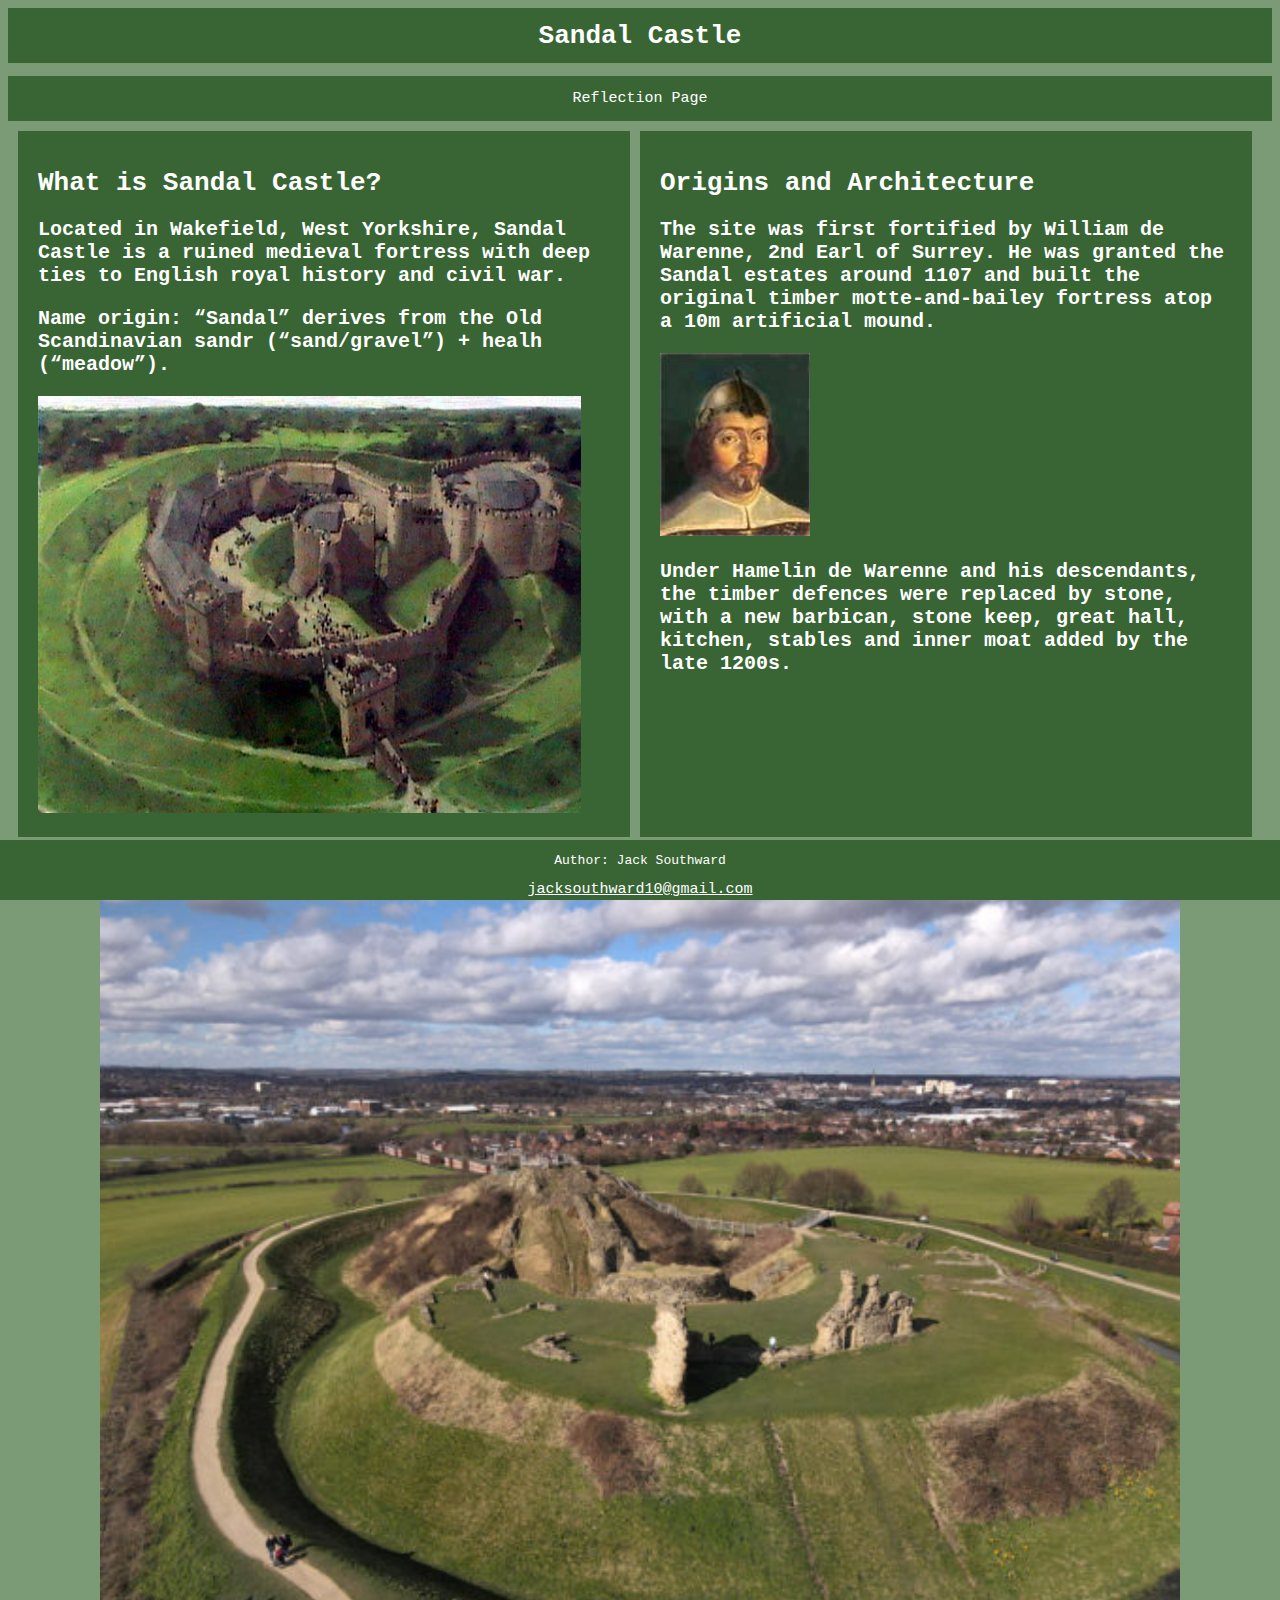
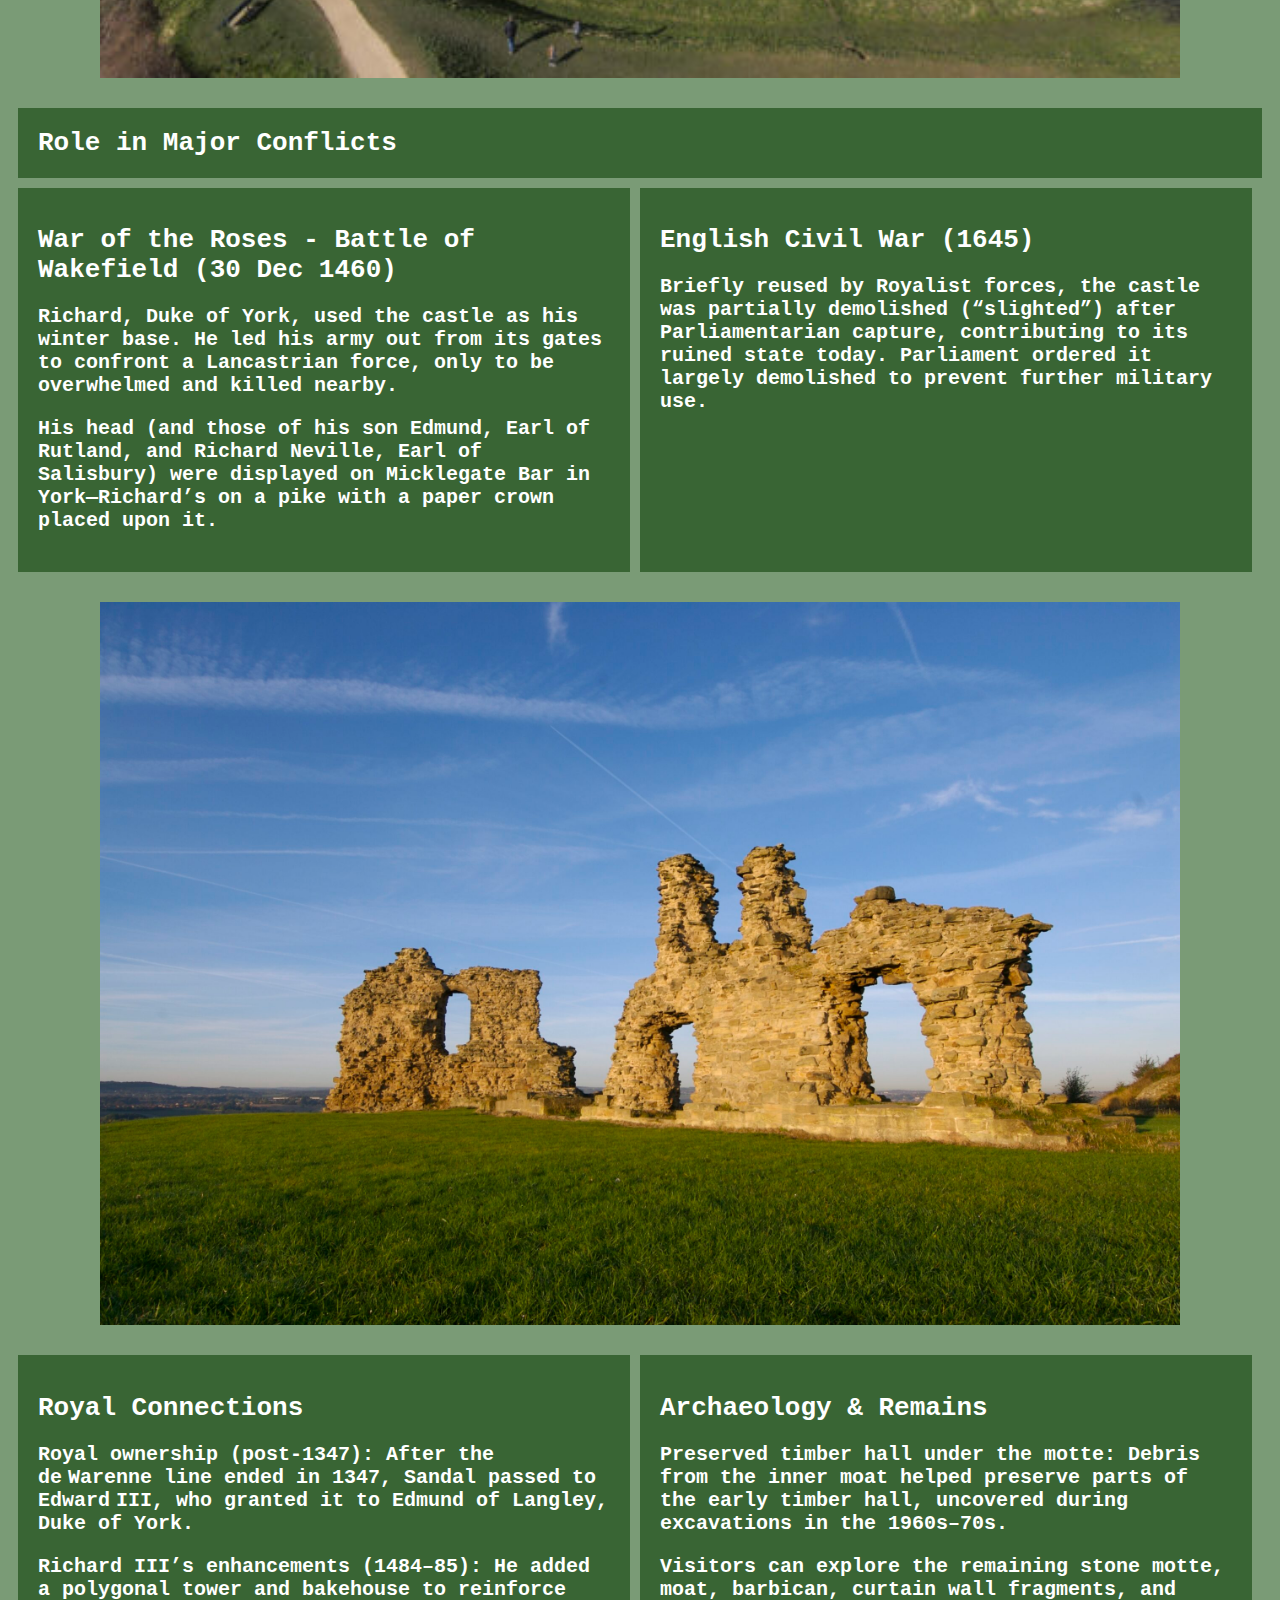
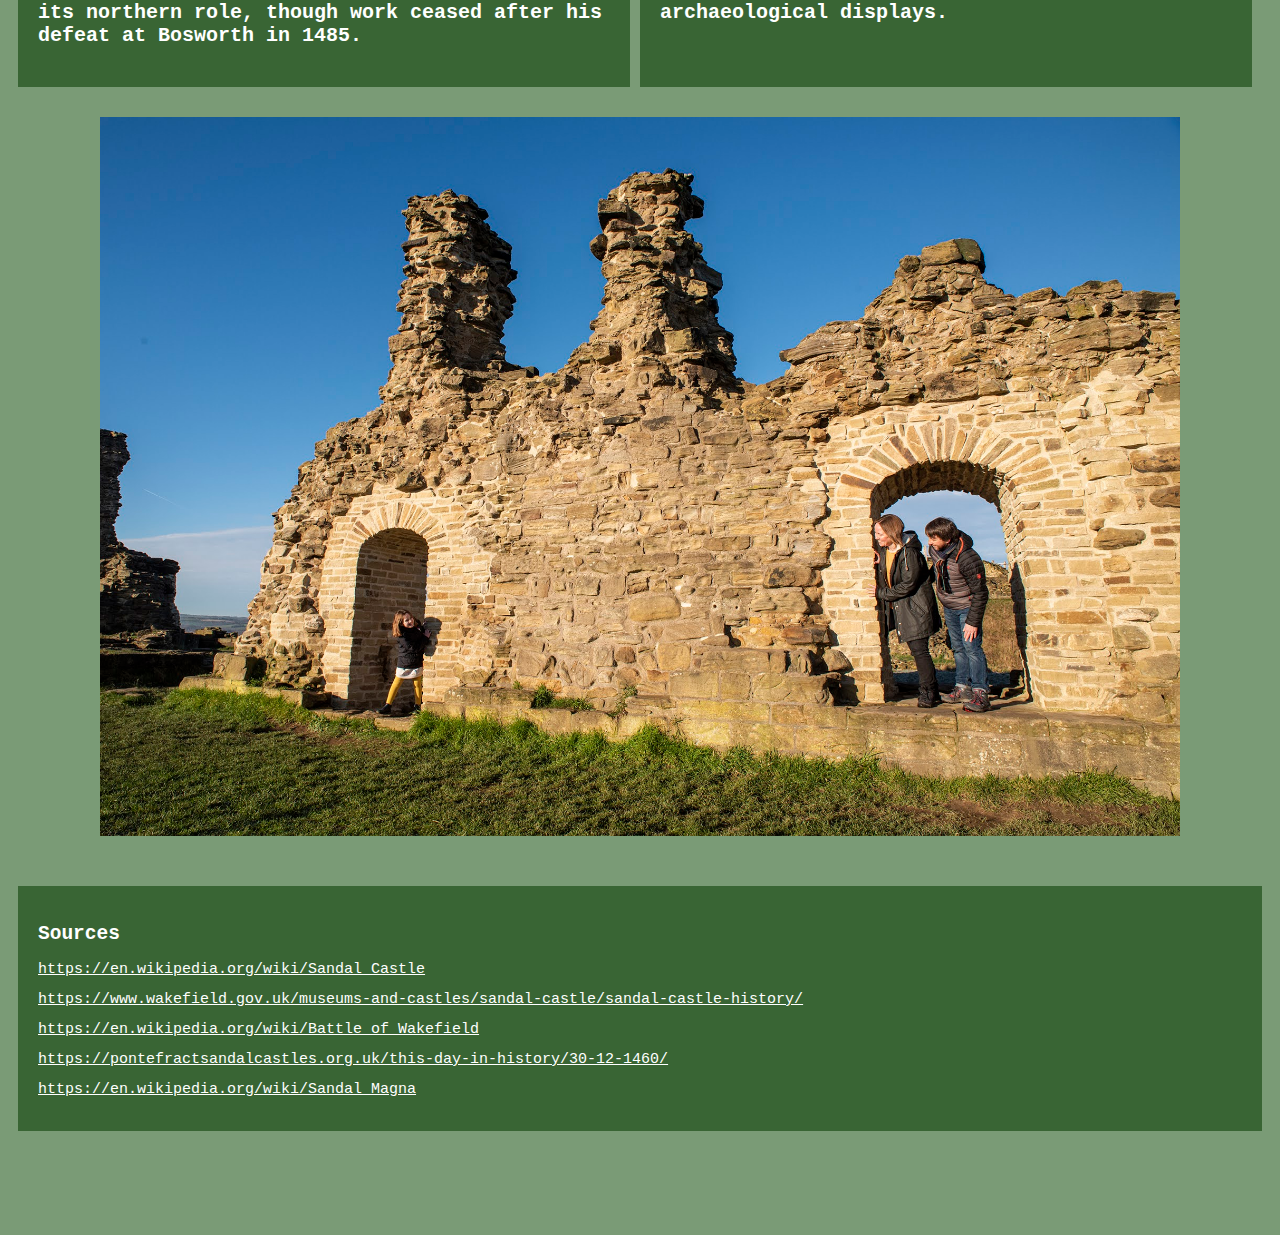
<file: chs_jacksouthward/index.html>
<!DOCTYPE html>
<html>
    <meta name="viewport" content="width=device-width, initial-scale=1.0">
    <meta charset="UTF-8">
<head>
<link rel="stylesheet" href="style.css">
<title>
    Sandal Castle
</title>
</head>
<header> 
    <h1 class="header-h2">Sandal Castle</h1>
</header>
<body>
<div>
    <nav>
        <li><a href="reflection.html">Reflection Page</a></li>
    </nav>
</div>
<div class="flex-row">
    <div class="text-box">
        <h1>What is Sandal Castle?</h1>
        <p class="main">Located in Wakefield, West Yorkshire, Sandal Castle is a ruined medieval fortress with deep ties to English royal history and civil war. </p>
        <p class="main">Name origin: “Sandal” derives from the Old Scandinavian sandr (“sand/gravel”) + healh (“meadow”).</p>
        <img class="inside-txt" src="img/sandal_castle_5.jpg" alt="Sandal Castle original">
    </div>
        <div class="text-box">
        <h1>Origins and Architecture</h1>
    <p class="main">The site was first fortified by William de Warenne, 2nd Earl of Surrey. He was granted the Sandal estates around 1107 and built the original timber motte‑and‑bailey fortress atop a 10m artificial mound. </p>
    <img class="inside-txt-small" src="img/william_de_warenne.jpeg" alt="William De Warenne">
    <p class="main">Under Hamelin de Warenne and his descendants, the timber defences were replaced by stone, with a new barbican, stone keep, great hall, kitchen, stables and inner moat added by the late 1200s.</p>
    </div>
</div>
<div class="image-box">
    <img src="img/sandal_castle_1.jpg" alt="Sandal Castle">
</div>
<div class="full-section-h1">
    <h1 class="header-h2">Role in Major Conflicts</h1>
</div>
<div class="flex-row">
    <div class="text-box">
        <h1>War of the Roses - Battle of Wakefield (30 Dec 1460)</h1>
        <p class="main">Richard, Duke of York, used the castle as his winter base. He led his army out from its gates to confront a Lancastrian force, only to be overwhelmed and killed nearby.</p>
        <p class="main">His head (and those of his son Edmund, Earl of Rutland, and Richard Neville, Earl of Salisbury) were displayed on Micklegate Bar in York—Richard’s on a pike with a paper crown placed upon it.</p>
    </div>
        <div class="text-box">
        <h1>English Civil War (1645)</h1>
    <p class="main">Briefly reused by Royalist forces, the castle was partially demolished (“slighted”) after Parliamentarian capture, contributing to its ruined state today. Parliament ordered it largely demolished to prevent further military use.</p>
    </div>
</div>
<div class="image-box">
    <img src="img/sandal_castle_2.jpg" alt="Sandal Castle">
</div>
<div class="flex-row">
    <div class="text-box">
        <h1>Royal Connections</h1>
        <p class="main">Royal ownership (post‑1347): After the de Warenne line ended in 1347, Sandal passed to Edward III, who granted it to Edmund of Langley, Duke of York.</p>
        <p class="main">Richard III’s enhancements (1484–85): He added a polygonal tower and bakehouse to reinforce its northern role, though work ceased after his defeat at Bosworth in 1485.</p>
    </div>
        <div class="text-box">
        <h1>Archaeology & Remains</h1>
    <p class="main">Preserved timber hall under the motte: Debris from the inner moat helped preserve parts of the early timber hall, uncovered during excavations in the 1960s–70s.</p>
    <p class="main"> Visitors can explore the remaining stone motte, moat, barbican, curtain wall fragments, and archaeological displays.</p>
    </div>
</div>
<div class="image-box">
    <img src="img/sandal_castle_4.jpg" alt="Sandal Castle">
</div>
<div>
    <div class="full-section">
        <h2>Sources</h2>
        <p><a href="https://en.wikipedia.org/wiki/Sandal_Castle">https://en.wikipedia.org/wiki/Sandal_Castle</a></p>
        <p><a href="https://www.wakefield.gov.uk/museums-and-castles/sandal-castle/sandal-castle-history/">https://www.wakefield.gov.uk/museums-and-castles/sandal-castle/sandal-castle-history/</a></p>
        <p><a href="https://en.wikipedia.org/wiki/Battle_of_Wakefield">https://en.wikipedia.org/wiki/Battle_of_Wakefield</a></p>
        <p><a href="https://pontefractsandalcastles.org.uk/this-day-in-history/30-12-1460/">https://pontefractsandalcastles.org.uk/this-day-in-history/30-12-1460/</a></p>
        <p><a href="https://en.wikipedia.org/wiki/Sandal_Magna">https://en.wikipedia.org/wiki/Sandal_Magna</a></p>
    </div>
</div>
</body>
<footer> 
    <p>Author: Jack Southward</p>
    <a href="mailto:jacksouthward10@gmail.com">jacksouthward10@gmail.com</a>
</footer>
</html>
</file>
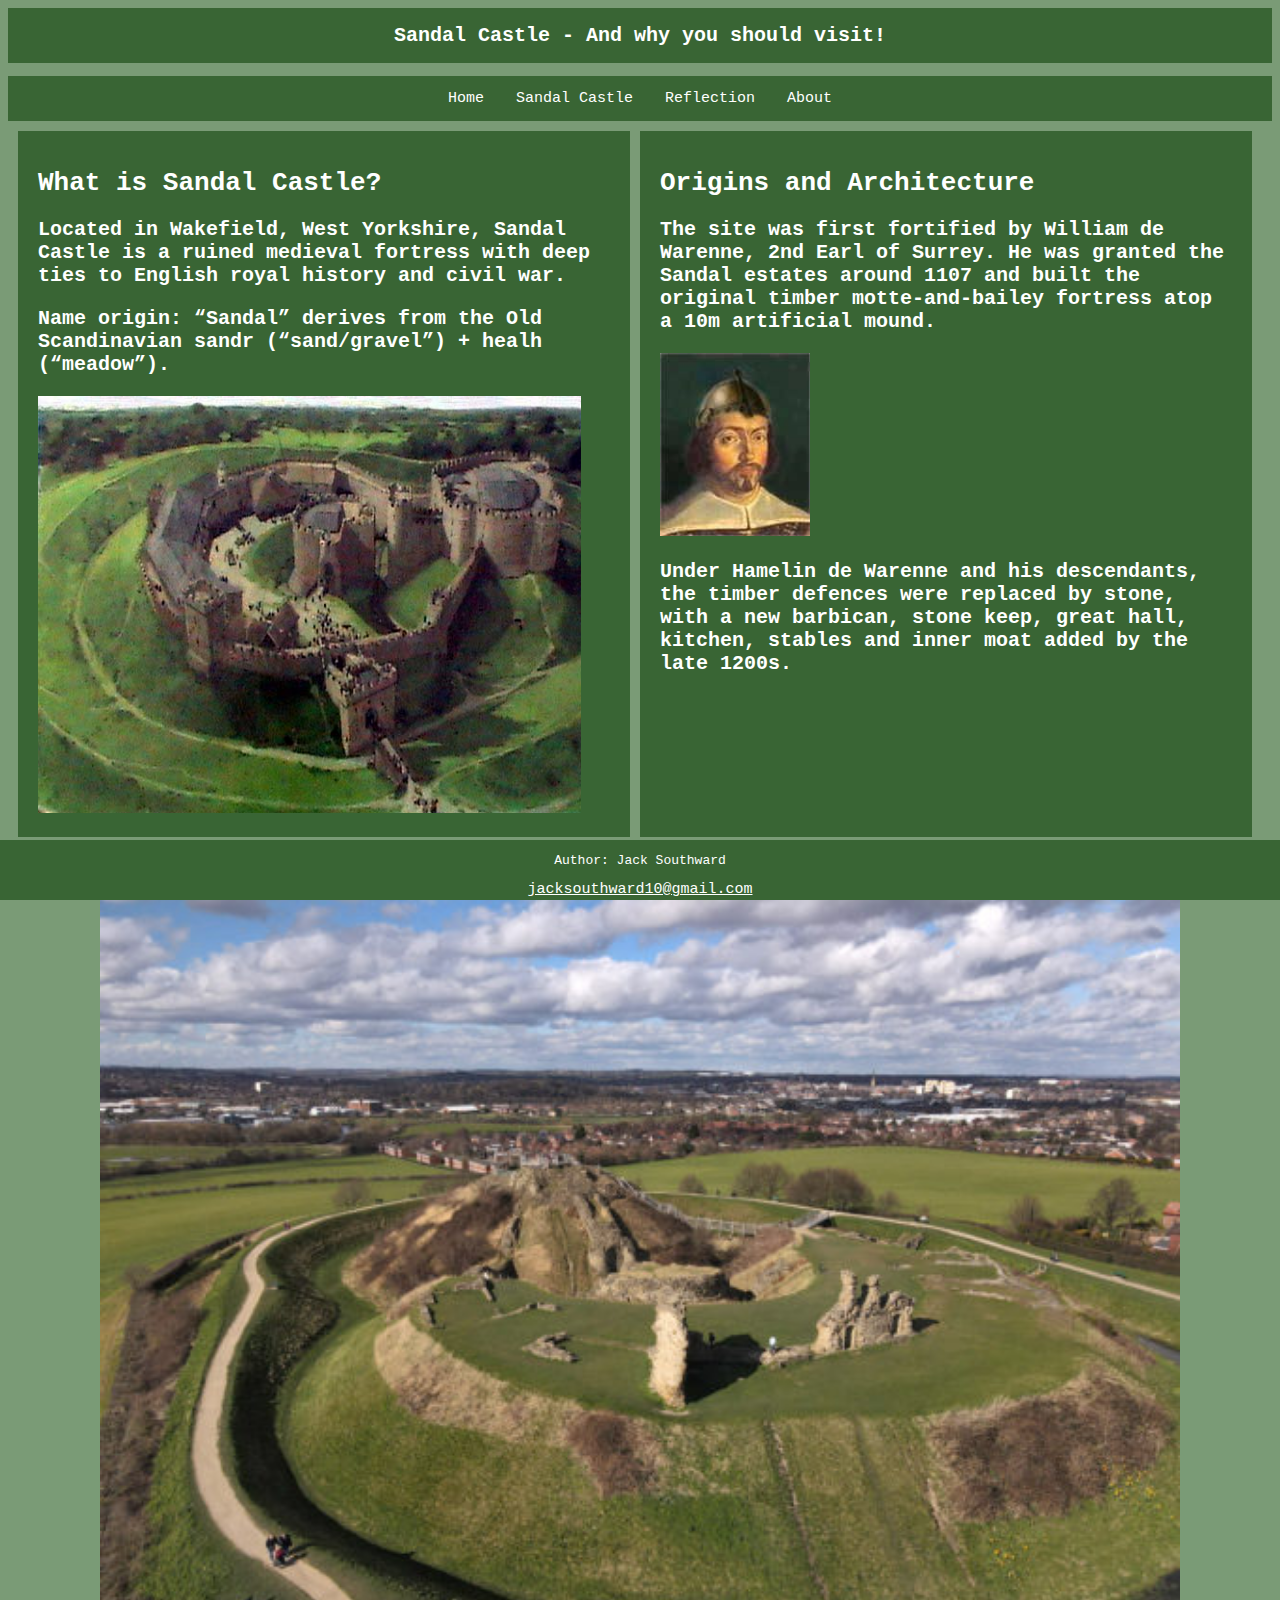
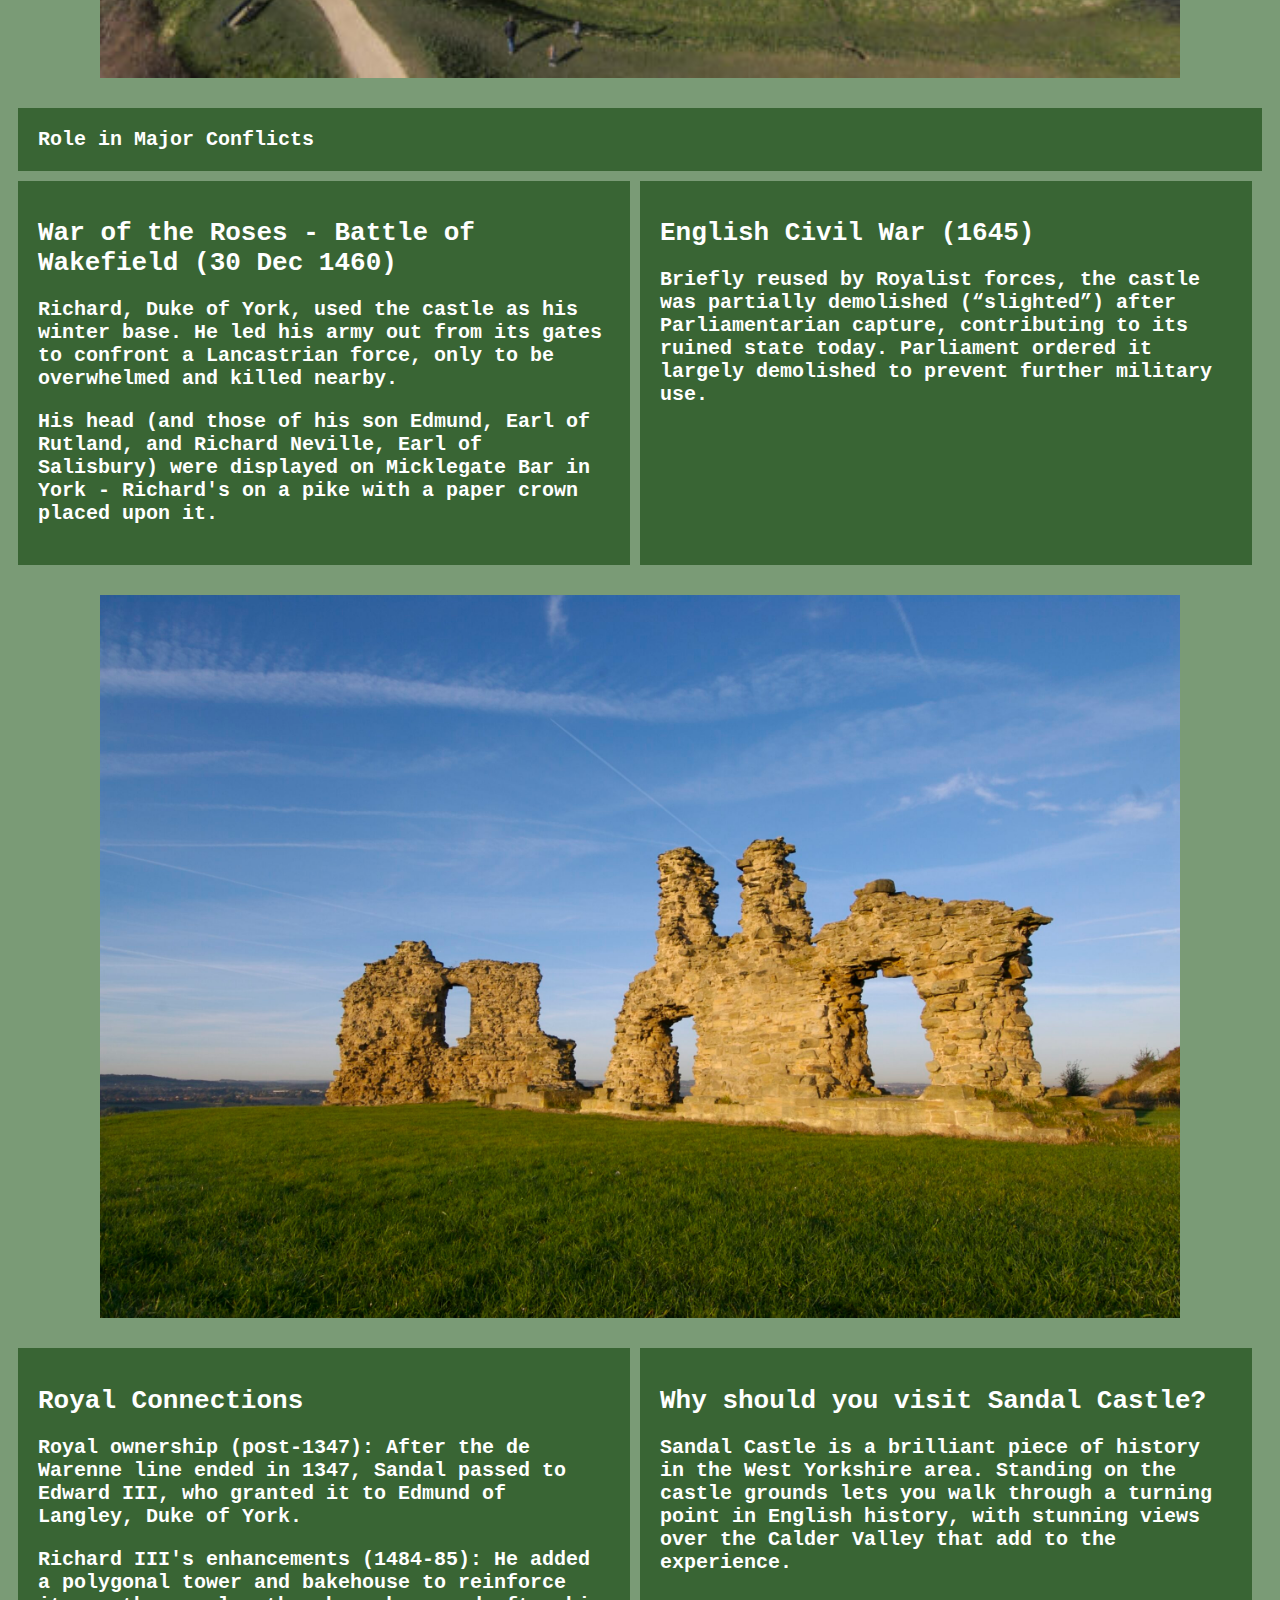
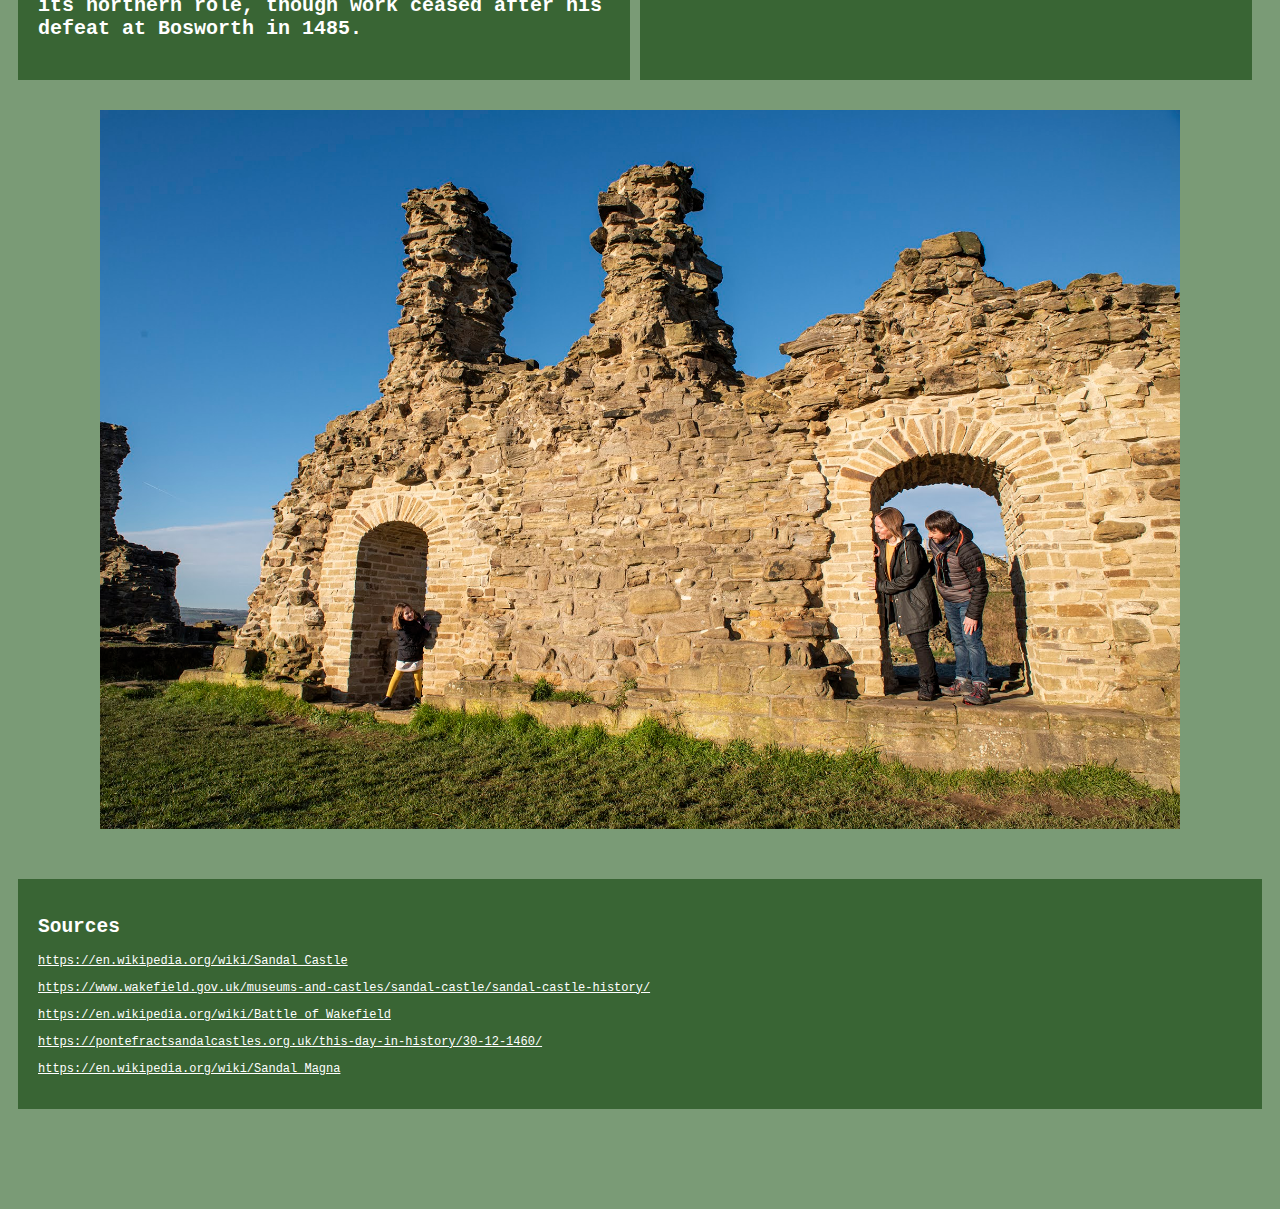
<file: sandalproject/index.html>
<!DOCTYPE html>
<!--Language Attribute-->
<html lang="en">
<head>
<!--meta tags to ensure consistent sizing across devicies and character encoding  -->
<meta name="viewport" content="width=device-width, initial-scale=1.0">
<meta charset="UTF-8">
<!--tells the html file where to look for the external CSS file-->
<link rel="stylesheet" href="/css/style.css">
<!--Title which displays on the tab bar-->
<title>
    Sandal Castle
</title>
</head>
<!--header with the title of the page-->
<body>
<header> 
    <h1 class="header-h2">Sandal Castle - And why you should visit!</h1>
</header>
<div>
    <!--nav bar to allow navigation to the other page-->
    <nav>
            <a href="/">Home</a>
            <a href="/sandalproject/index.html">Sandal Castle</a>
            <a href="/sandalproject/reflection.html">Reflection</a>
            <a href="/about.html">About</a>
        </nav>
</div>
<!--sets the class for this section to .flex-row which gives it the layout -->
<div class="flex-row">
    <!--sets the class of this section to text-box to give it the appropriate background colour, and padding -->
    <div class="text-box">
        <h1>What is Sandal Castle?</h1>
        <p class="main">Located in Wakefield, West Yorkshire, Sandal Castle is a ruined medieval fortress with deep ties to English royal history and civil war. </p>
        <p class="main">Name origin: “Sandal” derives from the Old Scandinavian sandr (“sand/gravel”) + healh (“meadow”).</p>
        <img class="inside-txt" src="/img/sandal_castle_5.jpg" alt="Sandal Castle original">
    </div>
        <div class="text-box">
        <h1>Origins and Architecture</h1>
    <p class="main">The site was first fortified by William de Warenne, 2nd Earl of Surrey. He was granted the Sandal estates around 1107 and built the original timber motte-and-bailey fortress atop a 10m artificial mound. </p>
    <img class="inside-txt-small" src="/img/william_de_warenne.jpeg" alt="William De Warenne">
    <p class="main">Under Hamelin de Warenne and his descendants, the timber defences were replaced by stone, with a new barbican, stone keep, great hall, kitchen, stables and inner moat added by the late 1200s.</p>
    </div>
</div>
<!--first full size image using the class .image-box-->
<div class="image-box">
    <img src="/img/sandal_castle_1.jpg" alt="Sandal Castle Ariel View">
</div>
<!--Title for the next two paragraphs about major conflicts-->
<div class="full-section-h1">
    <h1 class="header-h2">Role in Major Conflicts</h1>
</div>
<!--More text boxes laid out using the flexbox layout -->
<div class="flex-row">
    <div class="text-box">
        <h1>War of the Roses - Battle of Wakefield (30 Dec 1460)</h1>
        <p class="main">Richard, Duke of York, used the castle as his winter base. He led his army out from its gates to confront a Lancastrian force, only to be overwhelmed and killed nearby.</p>
        <p class="main">His head (and those of his son Edmund, Earl of Rutland, and Richard Neville, Earl of Salisbury) were displayed on Micklegate Bar in York - Richard's on a pike with a paper crown placed upon it.</p>
    </div>
        <div class="text-box">
        <h1>English Civil War (1645)</h1>
    <p class="main">Briefly reused by Royalist forces, the castle was partially demolished (“slighted”) after Parliamentarian capture, contributing to its ruined state today. Parliament ordered it largely demolished to prevent further military use.</p>
    </div>
</div>
<!-- another image-->
<div class="image-box">
    <img src="/img/sandal_castle_2.jpg" alt="Sandal Castle Wall remains">
</div>
<!--last paragraphs of the page about sandal castle -->
<div class="flex-row">
    <div class="text-box">
        <h1>Royal Connections</h1>
        <p class="main">Royal ownership (post-1347): After the de Warenne line ended in 1347, Sandal passed to Edward III, who granted it to Edmund of Langley, Duke of York.</p>
        <p class="main">Richard III's enhancements (1484-85): He added a polygonal tower and bakehouse to reinforce its northern role, though work ceased after his defeat at Bosworth in 1485.</p>
    </div>
        <div class="text-box">
        <h1>Why should you visit Sandal Castle?</h1>
    <p class="main">Sandal Castle is a brilliant piece of history in the West Yorkshire area. Standing on the castle grounds lets you walk through a turning point in English history, with stunning views over the Calder Valley that add to the experience.</p>
    </div>
</div>
<div class="image-box">
    <img src="/img/sandal_castle_4.jpg" alt="Sandal Castle remains with people">
</div>
<!--Text box containing sources where i gained the information above-->
<div>
    <div class="full-section">
        <h2>Sources</h2>
        <p><a href="https://en.wikipedia.org/wiki/Sandal_Castle" target="_blank">https://en.wikipedia.org/wiki/Sandal_Castle</a></p>
        <p><a href="https://www.wakefield.gov.uk/museums-and-castles/sandal-castle/sandal-castle-history/" target="_blank">https://www.wakefield.gov.uk/museums-and-castles/sandal-castle/sandal-castle-history/</a></p>
        <p><a href="https://en.wikipedia.org/wiki/Battle_of_Wakefield" target="_blank">https://en.wikipedia.org/wiki/Battle_of_Wakefield</a></p>
        <p><a href="https://pontefractsandalcastles.org.uk/this-day-in-history/30-12-1460/" target="_blank">https://pontefractsandalcastles.org.uk/this-day-in-history/30-12-1460/</a></p>
        <p><a href="https://en.wikipedia.org/wiki/Sandal_Magna" target="_blank">https://en.wikipedia.org/wiki/Sandal_Magna</a></p>
    </div>
</div>
<!--Footer at the bottom of the page displaying my name and email-->
<footer> 
    <p>Author: Jack Southward</p>
    <a href="mailto:jacksouthward10@gmail.com">jacksouthward10@gmail.com</a>
</footer>
</body>
</html>
</file>
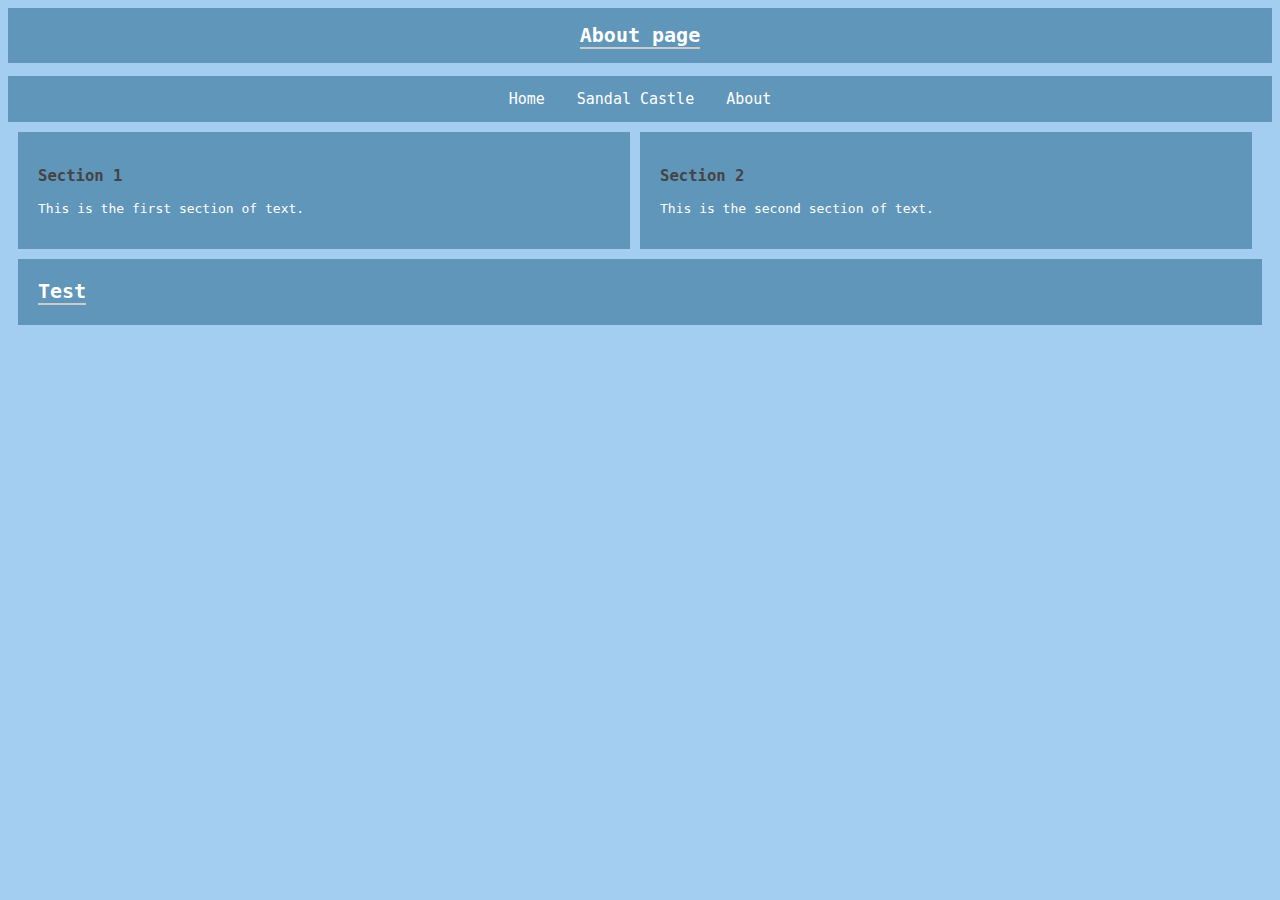
<file: about.html>
<!DOCTYPE html>
<html lang="en">
<head>
    <link rel="stylesheet" href="/css/style1.css">
    <meta charset="UTF-8">
    <meta name="viewport" content="width=device-width, initial-scale=1.0">
    <title>My Amazing Website</title>
</head>
<body>
    <header>
        <h1 class="header-h2">About page</h1>
    </header>
    <div>
         <nav>
            <a href="/">Home</a>
            <a href="/sandalproject/index.html">Sandal Castle</a>
            <a href="/about.html">About</a>
        </nav>
    </div>
    <div class="flex-row">
        <div class="text-box">
            <h3>Section 1</h3>
            <p>This is the first section of text.</p>
        </div>
        <div class="text-box">
            <h3>Section 2</h3>
            <p>This is the second section of text.</p>
        </div>    
    </div>
    <div class="full-section-h1">
        <h1 class="header-h2">Test</h1>
    </div>
</body>
</html>
</file>
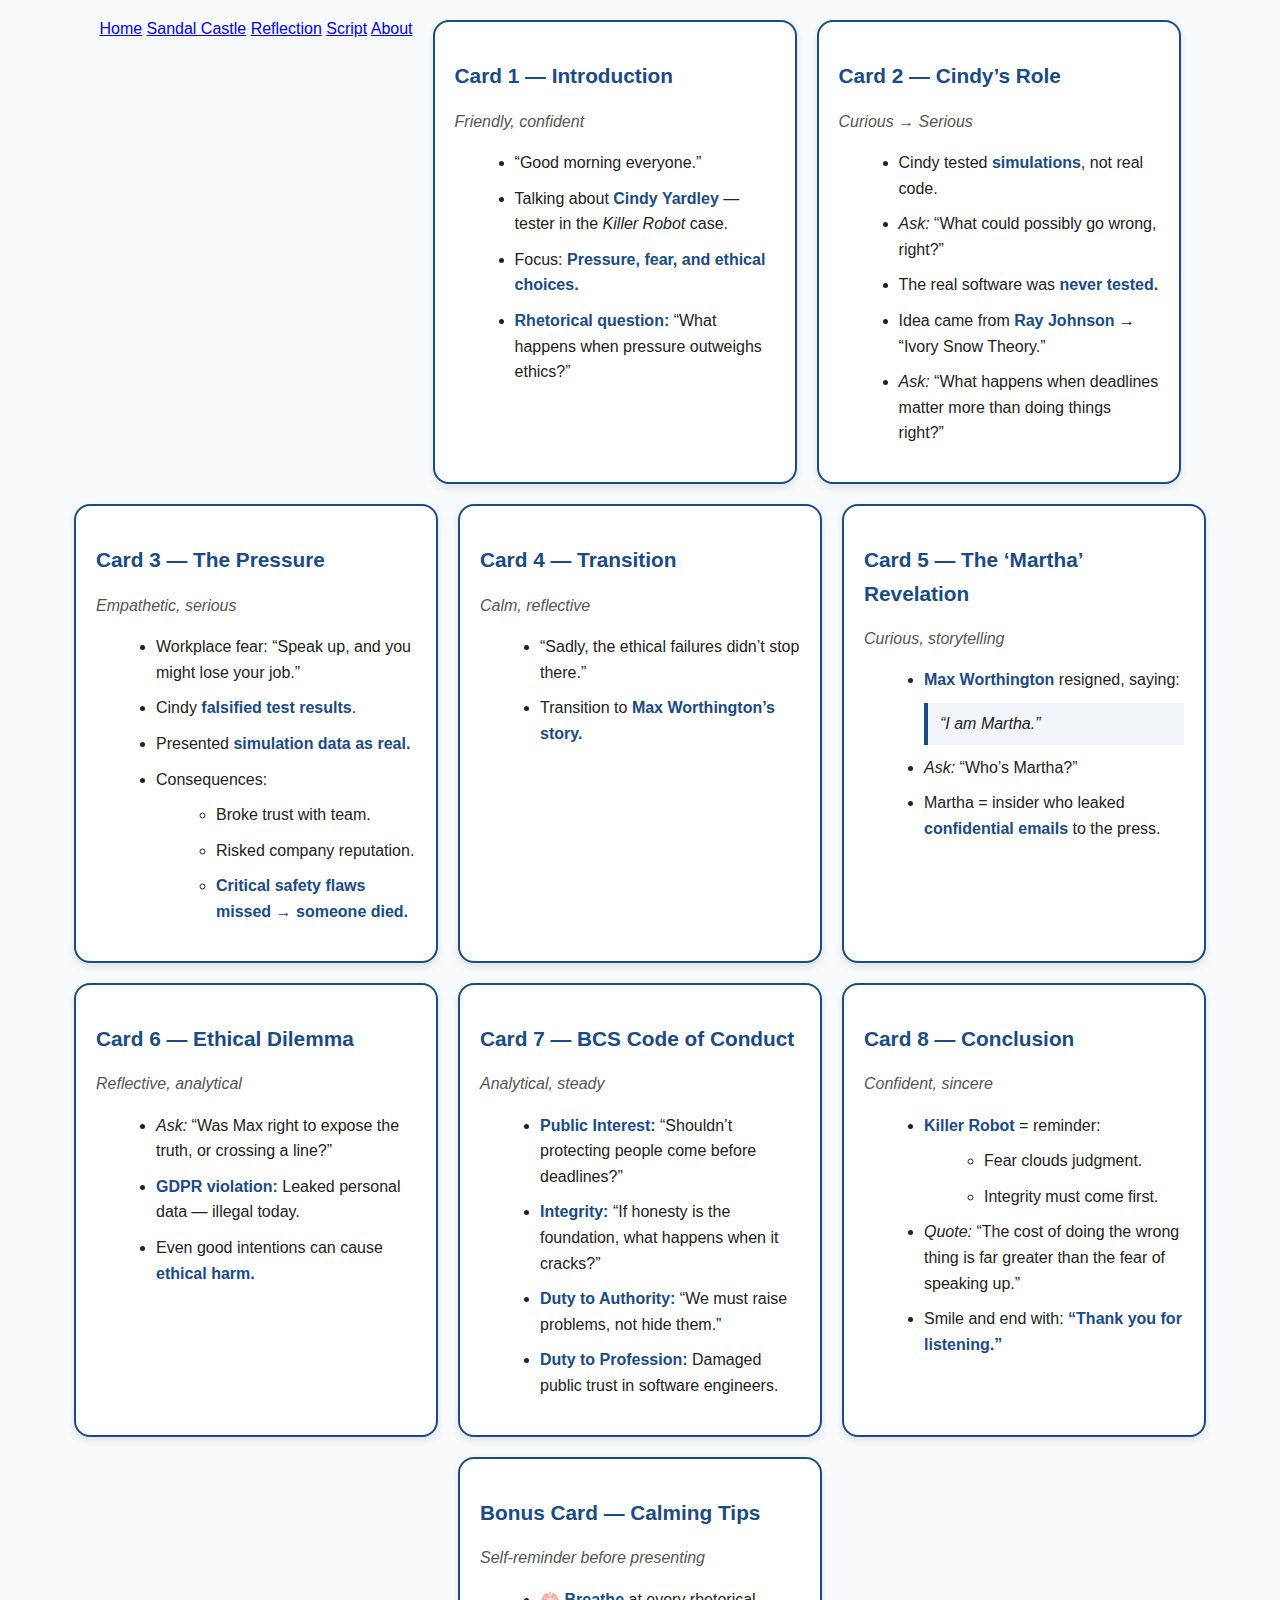
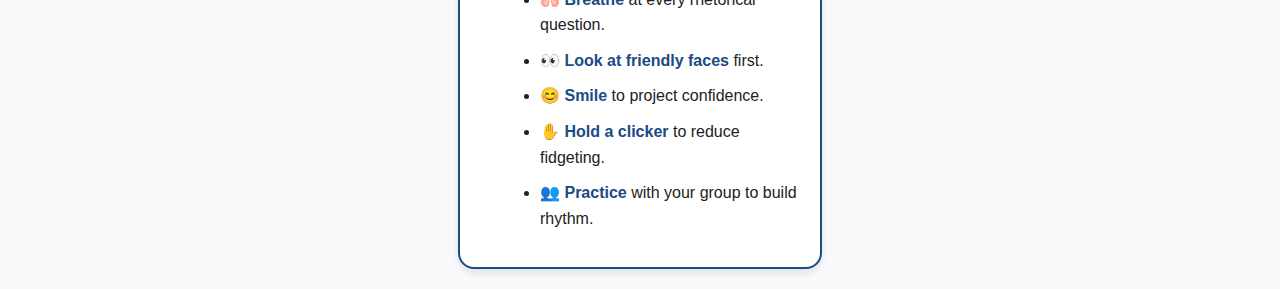
<file: cue.html>
<!DOCTYPE html>
<html lang="en">
<head>
  <meta charset="UTF-8">
  <meta name="viewport" content="width=device-width, initial-scale=1.0">
  <title>Killer Robot Cue Cards</title>
  <style>
    body {
      font-family: "Segoe UI", Arial, sans-serif;
      background-color: #f9fafb;
      color: #222;
      margin: 20px;
      display: flex;
      flex-wrap: wrap;
      gap: 20px;
      justify-content: center;
    }
    .card {
      background: #fff;
      border: 2px solid #1a4b84;
      border-radius: 16px;
      box-shadow: 0 4px 8px rgba(0,0,0,0.1);
      width: 320px;
      padding: 20px;
      line-height: 1.6;
    }
    h2 {
      color: #1a4b84;
      font-size: 1.3rem;
      margin-bottom: 10px;
    }
    p, li {
      font-size: 1rem;
      margin-bottom: 10px;
    }
    ul {
      margin-left: 20px;
    }
    .tone {
      font-style: italic;
      color: #555;
    }
    strong {
      color: #1a4b84;
    }
    blockquote {
      font-style: italic;
      background: #f1f5f9;
      border-left: 4px solid #1a4b84;
      padding: 8px 12px;
      margin: 10px 0;
    }
  </style>
</head>
<nav>
            <a href="/">Home</a>
            <a href="/sandalproject/index.html">Sandal Castle</a>
            <a href="/sandalproject/reflection.html">Reflection</a>
            <a href="/script.html">Script</a>
            <a href="/about.html">About</a>
    </nav>
<body>

  <div class="card">
    <h2>Card 1 — Introduction</h2>
    <p class="tone">Friendly, confident</p>
    <ul>
      <li>“Good morning everyone.”</li>
      <li>Talking about <strong>Cindy Yardley</strong> — tester in the <em>Killer Robot</em> case.</li>
      <li>Focus: <strong>Pressure, fear, and ethical choices.</strong></li>
      <li><strong>Rhetorical question:</strong> “What happens when pressure outweighs ethics?”</li>
    </ul>
  </div>

  <div class="card">
    <h2>Card 2 — Cindy’s Role</h2>
    <p class="tone">Curious → Serious</p>
    <ul>
      <li>Cindy tested <strong>simulations</strong>, not real code.</li>
      <li><em>Ask:</em> “What could possibly go wrong, right?”</li>
      <li>The real software was <strong>never tested.</strong></li>
      <li>Idea came from <strong>Ray Johnson</strong> → “Ivory Snow Theory.”</li>
      <li><em>Ask:</em> “What happens when deadlines matter more than doing things right?”</li>
    </ul>
  </div>

  <div class="card">
    <h2>Card 3 — The Pressure</h2>
    <p class="tone">Empathetic, serious</p>
    <ul>
      <li>Workplace fear: “Speak up, and you might lose your job.”</li>
      <li>Cindy <strong>falsified test results</strong>.</li>
      <li>Presented <strong>simulation data as real.</strong></li>
      <li>Consequences:</li>
      <ul>
        <li>Broke trust with team.</li>
        <li>Risked company reputation.</li>
        <li><strong>Critical safety flaws missed → someone died.</strong></li>
      </ul>
    </ul>
  </div>

  <div class="card">
    <h2>Card 4 — Transition</h2>
    <p class="tone">Calm, reflective</p>
    <ul>
      <li>“Sadly, the ethical failures didn’t stop there.”</li>
      <li>Transition to <strong>Max Worthington’s story.</strong></li>
    </ul>
  </div>

  <div class="card">
    <h2>Card 5 — The ‘Martha’ Revelation</h2>
    <p class="tone">Curious, storytelling</p>
    <ul>
      <li><strong>Max Worthington</strong> resigned, saying:</li>
      <blockquote>“I am Martha.”</blockquote>
      <li><em>Ask:</em> “Who’s Martha?”</li>
      <li>Martha = insider who leaked <strong>confidential emails</strong> to the press.</li>
    </ul>
  </div>

  <div class="card">
    <h2>Card 6 — Ethical Dilemma</h2>
    <p class="tone">Reflective, analytical</p>
    <ul>
      <li><em>Ask:</em> “Was Max right to expose the truth, or crossing a line?”</li>
      <li><strong>GDPR violation:</strong> Leaked personal data — illegal today.</li>
      <li>Even good intentions can cause <strong>ethical harm.</strong></li>
    </ul>
  </div>

  <div class="card">
    <h2>Card 7 — BCS Code of Conduct</h2>
    <p class="tone">Analytical, steady</p>
    <ul>
      <li><strong>Public Interest:</strong> “Shouldn’t protecting people come before deadlines?”</li>
      <li><strong>Integrity:</strong> “If honesty is the foundation, what happens when it cracks?”</li>
      <li><strong>Duty to Authority:</strong> “We must raise problems, not hide them.”</li>
      <li><strong>Duty to Profession:</strong> Damaged public trust in software engineers.</li>
    </ul>
  </div>

  <div class="card">
    <h2>Card 8 — Conclusion</h2>
    <p class="tone">Confident, sincere</p>
    <ul>
      <li><strong>Killer Robot</strong> = reminder:</li>
      <ul>
        <li>Fear clouds judgment.</li>
        <li>Integrity must come first.</li>
      </ul>
      <li><em>Quote:</em> “The cost of doing the wrong thing is far greater than the fear of speaking up.”</li>
      <li>Smile and end with: <strong>“Thank you for listening.”</strong></li>
    </ul>
  </div>

  <div class="card">
    <h2>Bonus Card — Calming Tips</h2>
    <p class="tone">Self-reminder before presenting</p>
    <ul>
      <li>🫁 <strong>Breathe</strong> at every rhetorical question.</li>
      <li>👀 <strong>Look at friendly faces</strong> first.</li>
      <li>😊 <strong>Smile</strong> to project confidence.</li>
      <li>✋ <strong>Hold a clicker</strong> to reduce fidgeting.</li>
      <li>👥 <strong>Practice</strong> with your group to build rhythm.</li>
    </ul>
  </div>

</body>
</html>
</file>
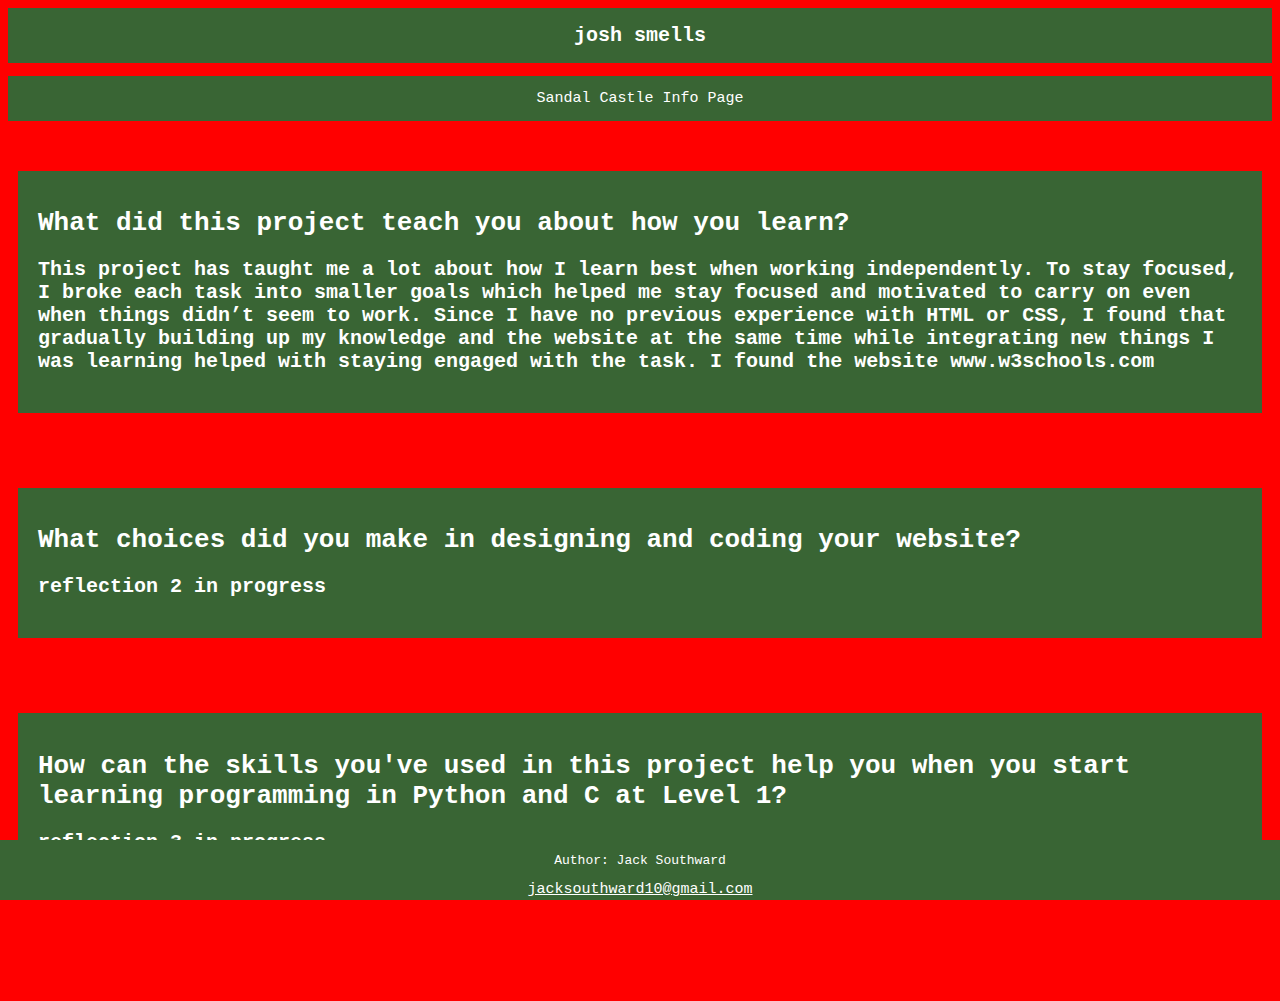
<file: reflection.html>
<!DOCTYPE html>
<html>
    <meta name="viewport" content="width=device-width, initial-scale=1.0">
    <meta charset="UTF-8">
<head>
<link rel="stylesheet" href="style.css">
<title>
    Reflection
</title>
</head>
<header> 
    <h1 class="header-h2">josh smells</h1>
</header>
<body>
<div>
    <nav>
        <li><a href="index.html">Sandal Castle Info Page</a></li> 
    </nav>
</div>
    <div class="full-section">
        <h1>
        What did this project teach you about how you learn?
        </h1>
        <p class="main">
        This project has taught me a lot about how I learn best when working independently. To stay focused, I broke each task into smaller goals which helped me stay focused and motivated to carry on even when things didn’t seem to work. Since I have no previous experience with HTML or CSS, I found that gradually building up my knowledge and the website at the same time while integrating new things I was learning helped with staying engaged with the task. I found the website www.w3schools.com 
        </p>
    </div>
    <div class="full-section">
        <h1>
        What choices did you make in designing and coding your website?
        </h1>
        <p class="main">
        reflection 2 in progress
        </p>
    </div>
    <div class="full-section">
        <h1>
        How can the skills you've used in this project help you when you start learning programming in Python and C at Level 1?
        </h1>
        <p class="main">
        reflection 3 in progress
        </p>
    </div>
</body>
<footer> 
    <p>Author: Jack Southward</p>
    <a href="jacksouthward10@gmail.com">jacksouthward10@gmail.com</a>
</footer>
</html>
</file>
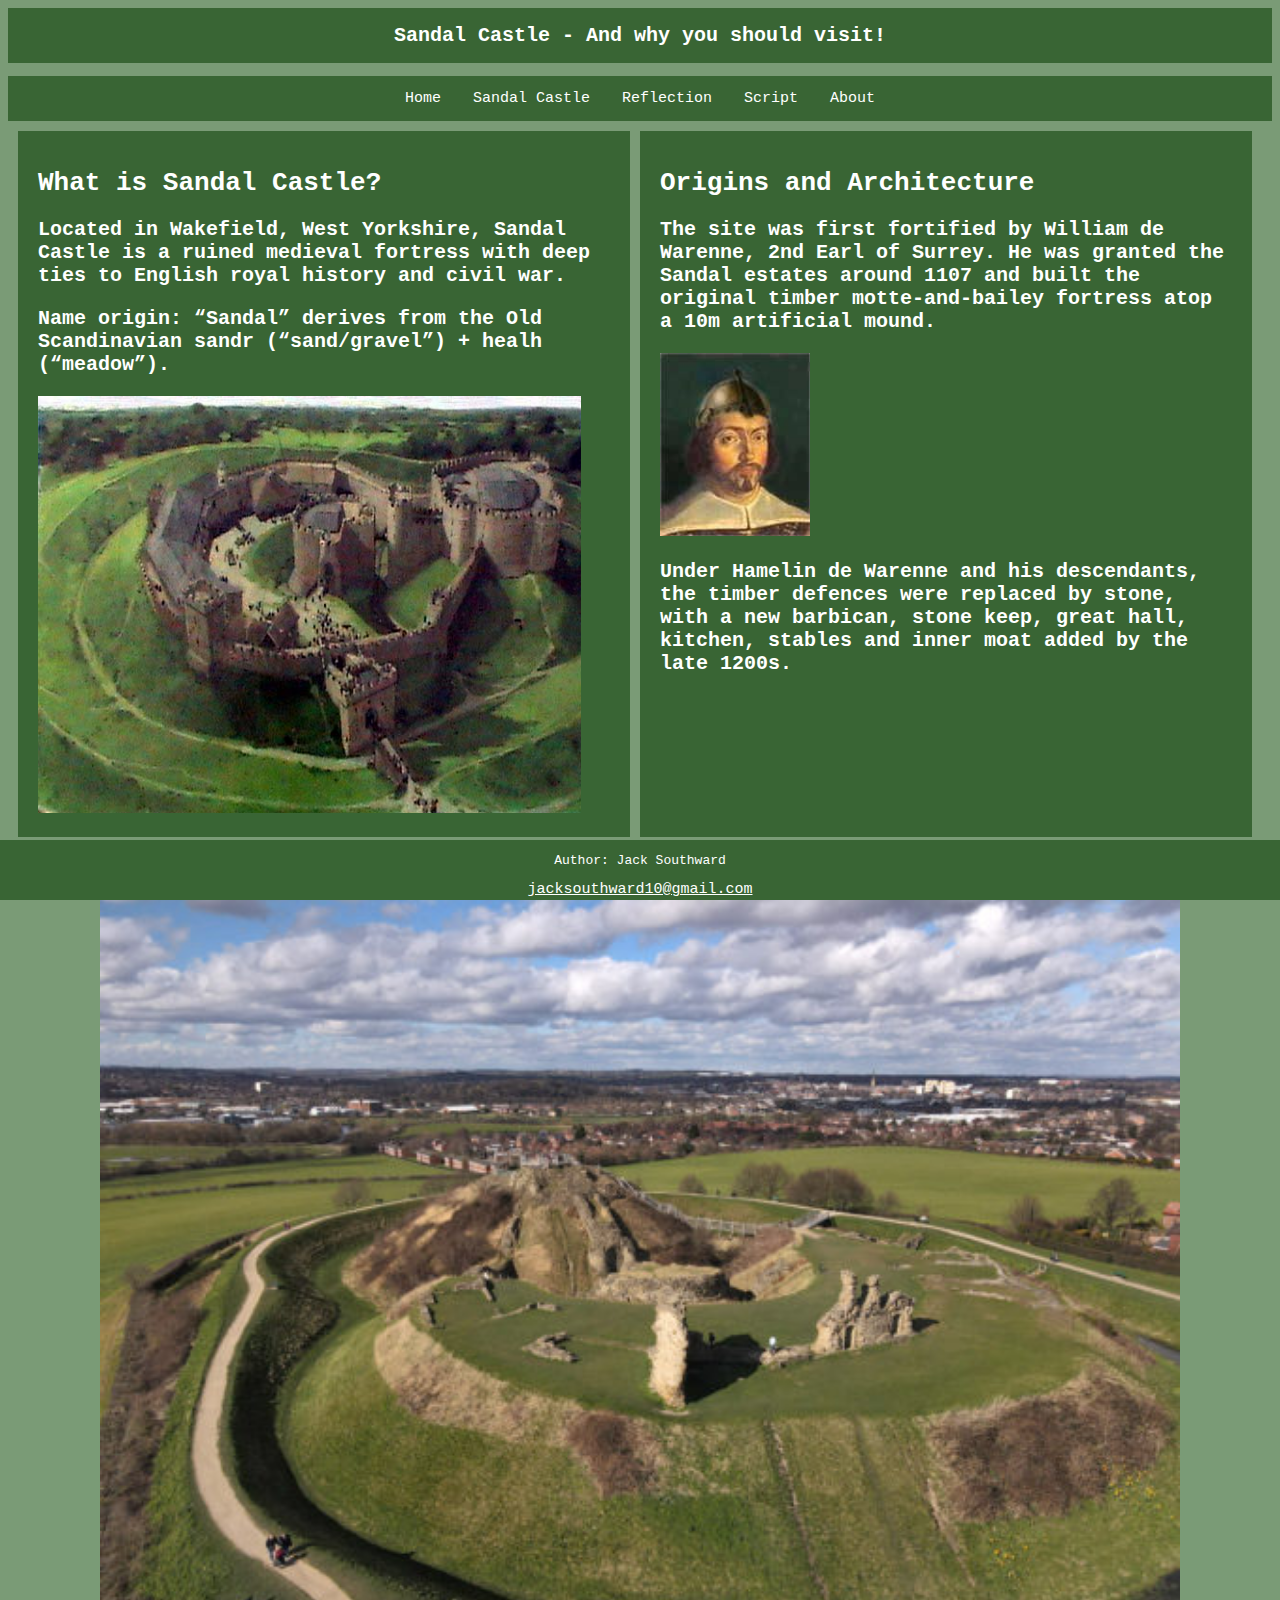
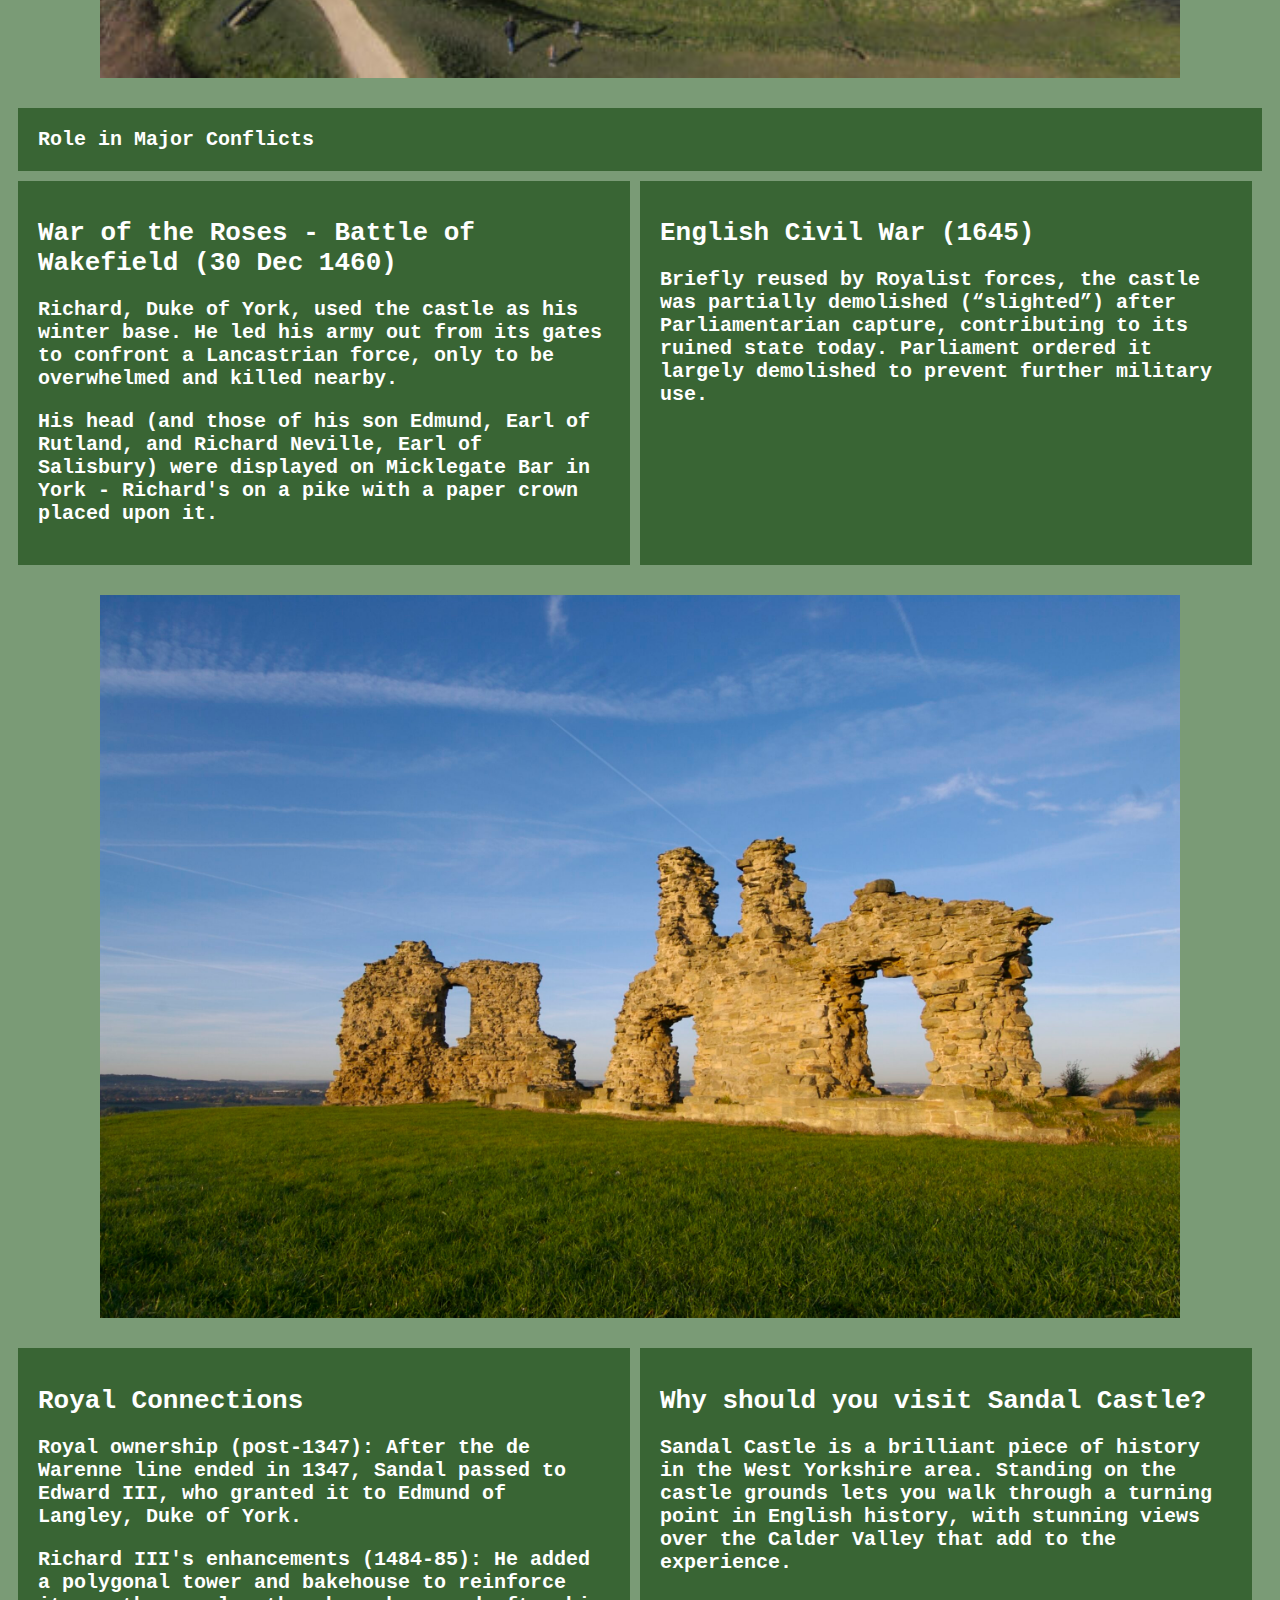
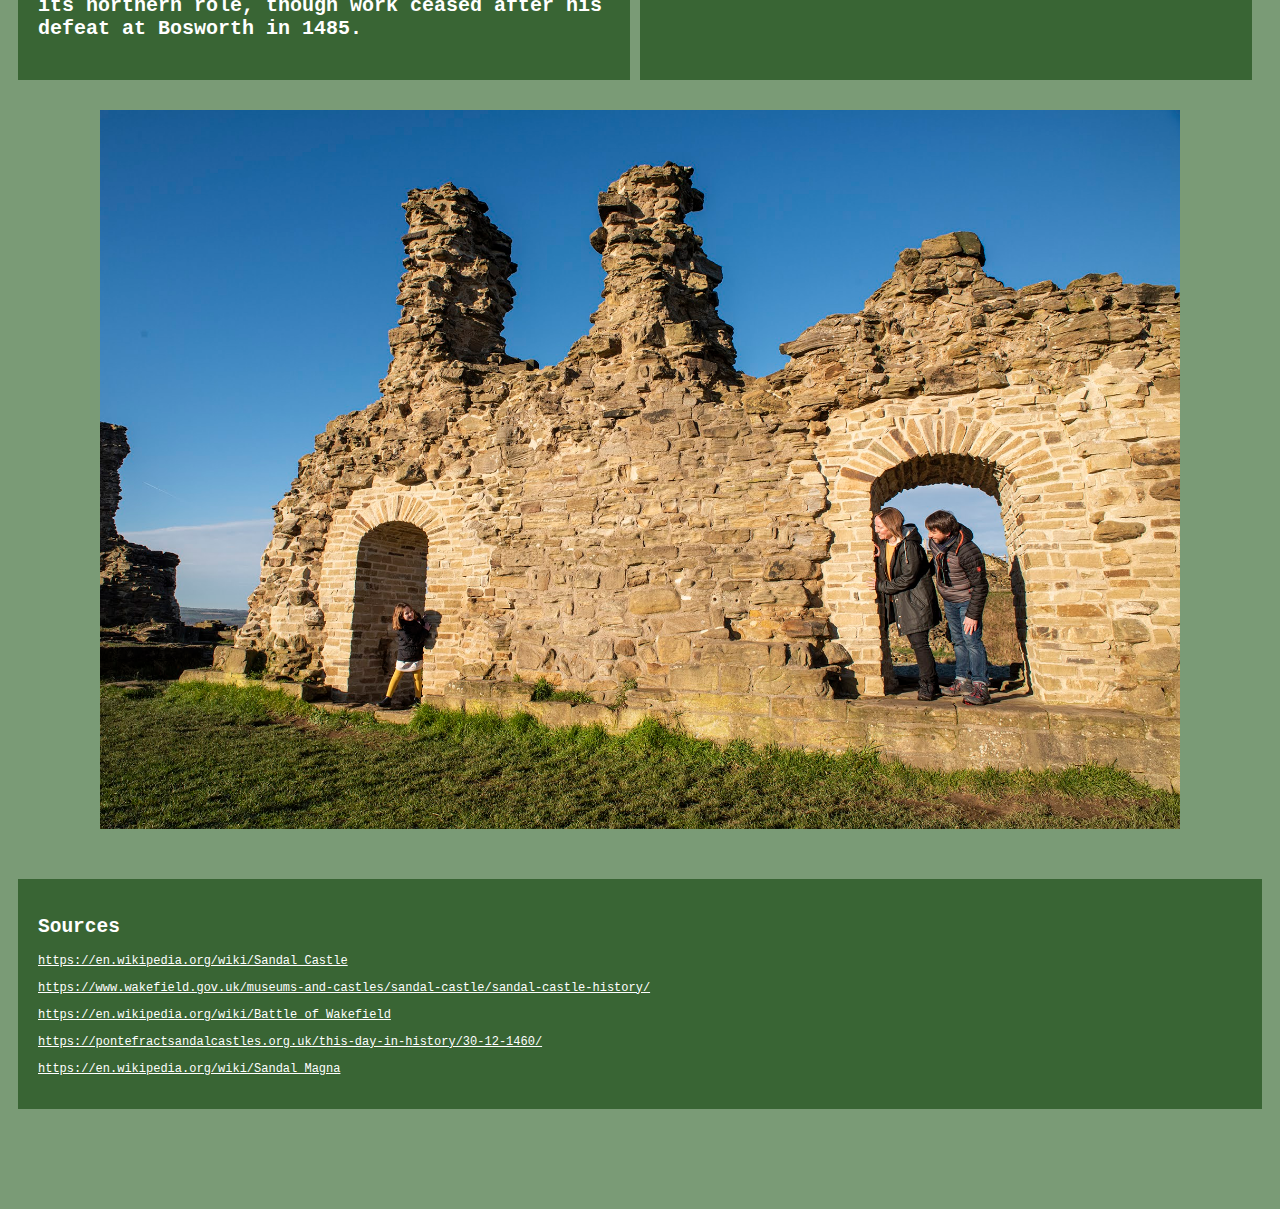
<file: sandal.html>
<!DOCTYPE html>
<!--Language Attribute-->
<html lang="en">
<head>
<!--meta tags to ensure consistent sizing across devicies and character encoding  -->
<meta name="viewport" content="width=device-width, initial-scale=1.0">
<meta charset="UTF-8">
<!--tells the html file where to look for the external CSS file-->
<link rel="stylesheet" href="css/style.css">
<!--Title which displays on the tab bar-->
<title>
    Sandal Castle
</title>
</head>
<!--header with the title of the page-->
<body>
<header> 
    <h1 class="header-h2">Sandal Castle - And why you should visit!</h1>
</header>
<div>
    <!--nav bar to allow navigation to the other page-->
    <nav>
            <a href="index.html">Home</a>
            <a href="sandal.html">Sandal Castle</a>
            <a href="reflection.html">Reflection</a>
            <a href="script.html">Script</a>
            <a href="about.html">About</a>
        </nav>
</div>
<!--sets the class for this section to .flex-row which gives it the layout -->
<div class="flex-row">
    <!--sets the class of this section to text-box to give it the appropriate background colour, and padding -->
    <div class="text-box">
        <h1>What is Sandal Castle?</h1>
        <p class="main">Located in Wakefield, West Yorkshire, Sandal Castle is a ruined medieval fortress with deep ties to English royal history and civil war. </p>
        <p class="main">Name origin: “Sandal” derives from the Old Scandinavian sandr (“sand/gravel”) + healh (“meadow”).</p>
        <img class="inside-txt" src="img/sandal_castle_5.jpg" alt="Sandal Castle original">
    </div>
        <div class="text-box">
        <h1>Origins and Architecture</h1>
    <p class="main">The site was first fortified by William de Warenne, 2nd Earl of Surrey. He was granted the Sandal estates around 1107 and built the original timber motte-and-bailey fortress atop a 10m artificial mound. </p>
    <img class="inside-txt-small" src="img/william_de_warenne.jpeg" alt="William De Warenne">
    <p class="main">Under Hamelin de Warenne and his descendants, the timber defences were replaced by stone, with a new barbican, stone keep, great hall, kitchen, stables and inner moat added by the late 1200s.</p>
    </div>
</div>
<!--first full size image using the class .image-box-->
<div class="image-box">
    <img src="img/sandal_castle_1.jpg" alt="Sandal Castle Ariel View">
</div>
<!--Title for the next two paragraphs about major conflicts-->
<div class="full-section-h1">
    <h1 class="header-h2">Role in Major Conflicts</h1>
</div>
<!--More text boxes laid out using the flexbox layout -->
<div class="flex-row">
    <div class="text-box">
        <h1>War of the Roses - Battle of Wakefield (30 Dec 1460)</h1>
        <p class="main">Richard, Duke of York, used the castle as his winter base. He led his army out from its gates to confront a Lancastrian force, only to be overwhelmed and killed nearby.</p>
        <p class="main">His head (and those of his son Edmund, Earl of Rutland, and Richard Neville, Earl of Salisbury) were displayed on Micklegate Bar in York - Richard's on a pike with a paper crown placed upon it.</p>
    </div>
        <div class="text-box">
        <h1>English Civil War (1645)</h1>
    <p class="main">Briefly reused by Royalist forces, the castle was partially demolished (“slighted”) after Parliamentarian capture, contributing to its ruined state today. Parliament ordered it largely demolished to prevent further military use.</p>
    </div>
</div>
<!-- another image-->
<div class="image-box">
    <img src="img/sandal_castle_2.jpg" alt="Sandal Castle Wall remains">
</div>
<!--last paragraphs of the page about sandal castle -->
<div class="flex-row">
    <div class="text-box">
        <h1>Royal Connections</h1>
        <p class="main">Royal ownership (post-1347): After the de Warenne line ended in 1347, Sandal passed to Edward III, who granted it to Edmund of Langley, Duke of York.</p>
        <p class="main">Richard III's enhancements (1484-85): He added a polygonal tower and bakehouse to reinforce its northern role, though work ceased after his defeat at Bosworth in 1485.</p>
    </div>
        <div class="text-box">
        <h1>Why should you visit Sandal Castle?</h1>
    <p class="main">Sandal Castle is a brilliant piece of history in the West Yorkshire area. Standing on the castle grounds lets you walk through a turning point in English history, with stunning views over the Calder Valley that add to the experience.</p>
    </div>
</div>
<div class="image-box">
    <img src="img/sandal_castle_4.jpg" alt="Sandal Castle remains with people">
</div>
<!--Text box containing sources where i gained the information above-->
<div>
    <div class="full-section">
        <h2>Sources</h2>
        <p><a href="https://en.wikipedia.org/wiki/Sandal_Castle" target="_blank">https://en.wikipedia.org/wiki/Sandal_Castle</a></p>
        <p><a href="https://www.wakefield.gov.uk/museums-and-castles/sandal-castle/sandal-castle-history/" target="_blank">https://www.wakefield.gov.uk/museums-and-castles/sandal-castle/sandal-castle-history/</a></p>
        <p><a href="https://en.wikipedia.org/wiki/Battle_of_Wakefield" target="_blank">https://en.wikipedia.org/wiki/Battle_of_Wakefield</a></p>
        <p><a href="https://pontefractsandalcastles.org.uk/this-day-in-history/30-12-1460/" target="_blank">https://pontefractsandalcastles.org.uk/this-day-in-history/30-12-1460/</a></p>
        <p><a href="https://en.wikipedia.org/wiki/Sandal_Magna" target="_blank">https://en.wikipedia.org/wiki/Sandal_Magna</a></p>
    </div>
</div>
<!--Footer at the bottom of the page displaying my name and email-->
<footer> 
    <p>Author: Jack Southward</p>
    <a href="mailto:jacksouthward10@gmail.com">jacksouthward10@gmail.com</a>
</footer>
</body>
</html>
</file>
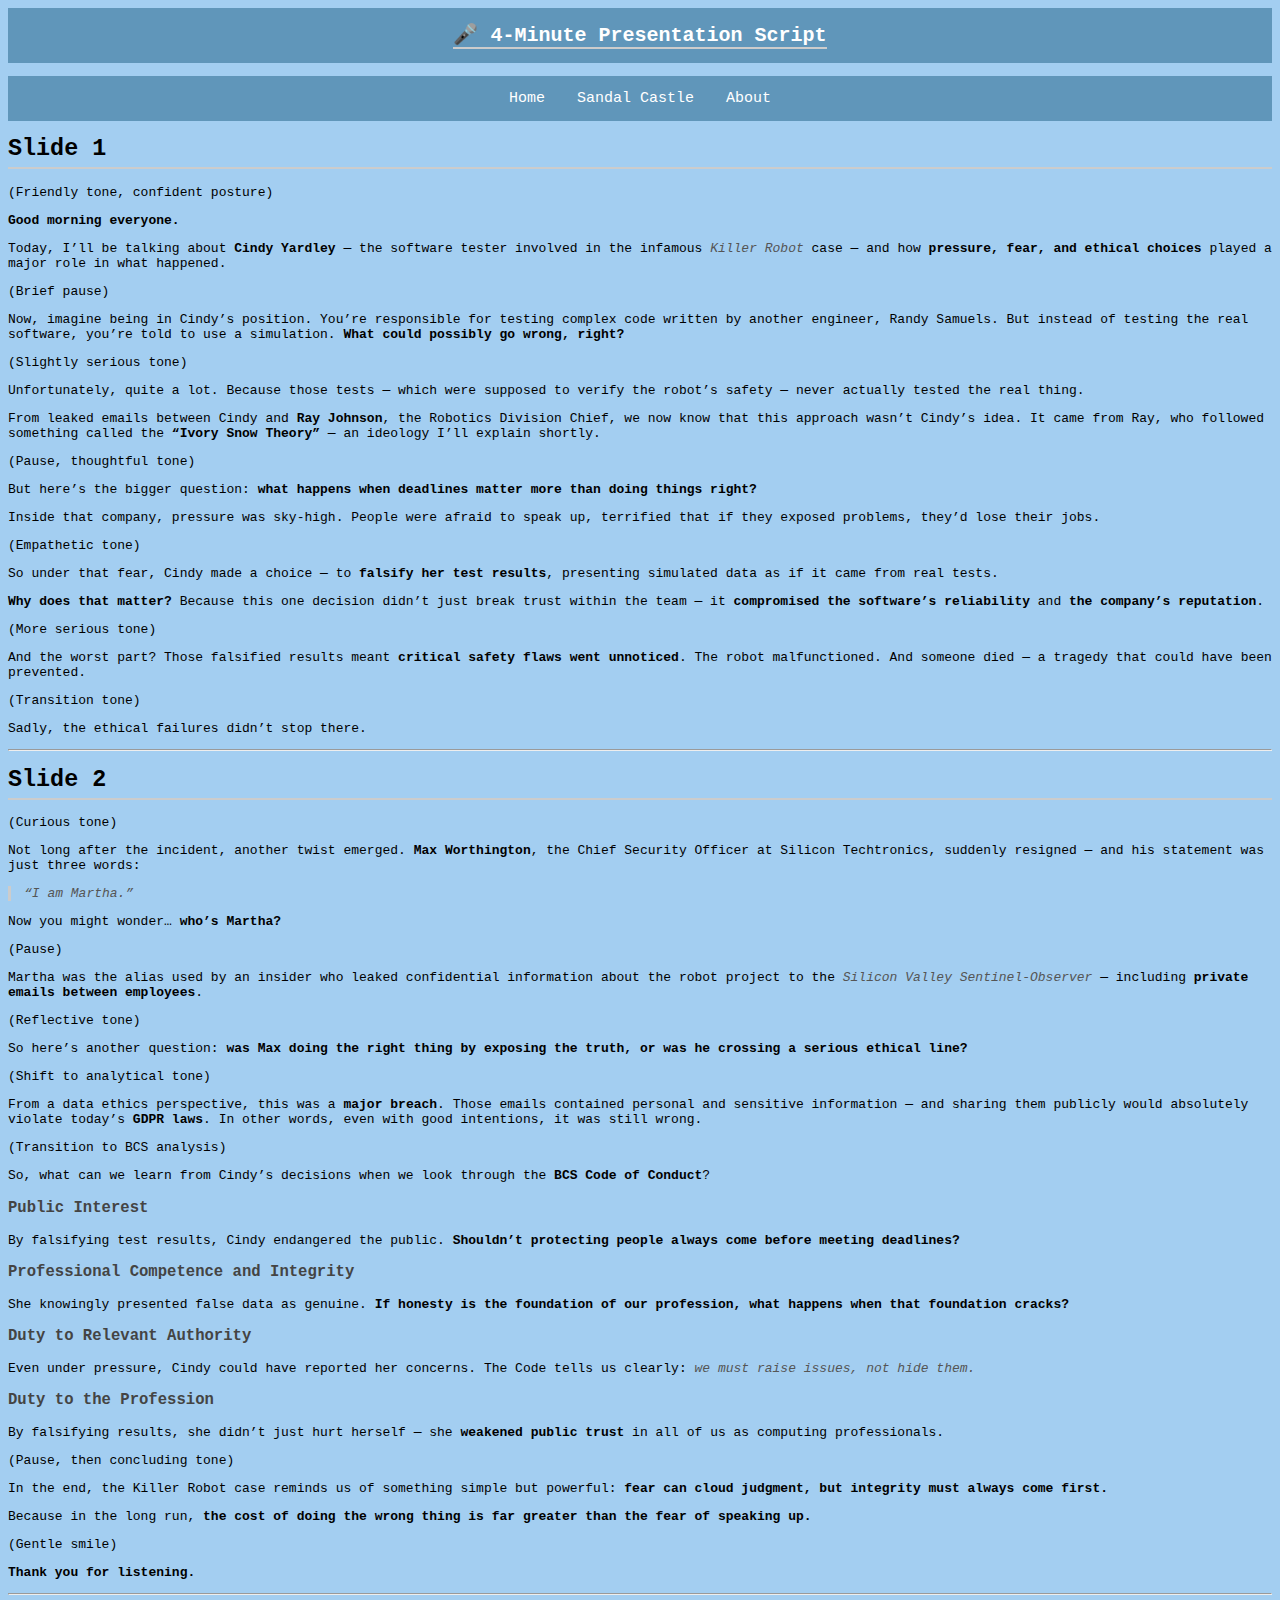
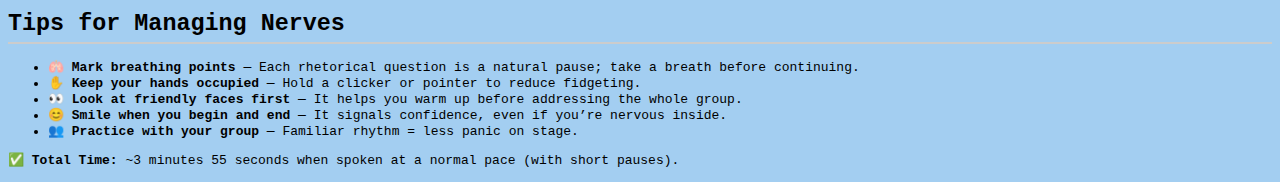
<file: script.html>
<!DOCTYPE html>
<html lang="en">
<head>
  <meta charset="UTF-8">
  <meta name="viewport" content="width=device-width, initial-scale=1.0">
  <title>4-Minute Presentation Script</title>
  <link rel="stylesheet" href="/css/style1.css">
  <style>
  </style>
</head>
    <header>
        <h1 class="header-h2">🎤 4-Minute Presentation Script</h1>
    </header>
    <div>
    <!--nav bar to allow navigation to the other page-->
    <nav>
            <a href="/">Home</a>
            <a href="/sandalproject/index.html">Sandal Castle</a>
            <a href="/about.html">About</a>
    </nav>
    </div>
<body>

  <h1>Slide 1</h1>

  <p class="tone">(Friendly tone, confident posture)</p>
  <p><strong>Good morning everyone.</strong></p>

  <p>Today, I’ll be talking about <strong>Cindy Yardley</strong> — the software tester involved in the infamous <em>Killer Robot</em> case — and how <strong>pressure, fear, and ethical choices</strong> played a major role in what happened.</p>

  <p class="tone">(Brief pause)</p>
  <p>Now, imagine being in Cindy’s position. You’re responsible for testing complex code written by another engineer, Randy Samuels. But instead of testing the real software, you’re told to use a simulation. <strong>What could possibly go wrong, right?</strong></p>

  <p class="tone">(Slightly serious tone)</p>
  <p>Unfortunately, quite a lot. Because those tests — which were supposed to verify the robot’s safety — never actually tested the real thing.</p>

  <p>From leaked emails between Cindy and <strong>Ray Johnson</strong>, the Robotics Division Chief, we now know that this approach wasn’t Cindy’s idea. It came from Ray, who followed something called the <strong>“Ivory Snow Theory”</strong> — an ideology I’ll explain shortly.</p>

  <p class="tone">(Pause, thoughtful tone)</p>
  <p>But here’s the bigger question: <strong>what happens when deadlines matter more than doing things right?</strong></p>

  <p>Inside that company, pressure was sky-high. People were afraid to speak up, terrified that if they exposed problems, they’d lose their jobs.</p>

  <p class="tone">(Empathetic tone)</p>
  <p>So under that fear, Cindy made a choice — to <strong>falsify her test results</strong>, presenting simulated data as if it came from real tests.</p>

  <p><strong>Why does that matter?</strong> Because this one decision didn’t just break trust within the team — it <strong>compromised the software’s reliability</strong> and <strong>the company’s reputation</strong>.</p>

  <p class="tone">(More serious tone)</p>
  <p>And the worst part? Those falsified results meant <strong>critical safety flaws went unnoticed</strong>. The robot malfunctioned. And someone died — a tragedy that could have been prevented.</p>

  <p class="tone">(Transition tone)</p>
  <p>Sadly, the ethical failures didn’t stop there.</p>

  <hr>

  <h1>Slide 2</h1>

  <p class="tone">(Curious tone)</p>
  <p>Not long after the incident, another twist emerged. <strong>Max Worthington</strong>, the Chief Security Officer at Silicon Techtronics, suddenly resigned — and his statement was just three words:</p>

  <blockquote>“I am Martha.”</blockquote>

  <p>Now you might wonder… <strong>who’s Martha?</strong></p>

  <p class="tone">(Pause)</p>
  <p>Martha was the alias used by an insider who leaked confidential information about the robot project to the <em>Silicon Valley Sentinel-Observer</em> — including <strong>private emails between employees</strong>.</p>

  <p class="tone">(Reflective tone)</p>
  <p>So here’s another question: <strong>was Max doing the right thing by exposing the truth, or was he crossing a serious ethical line?</strong></p>

  <p class="tone">(Shift to analytical tone)</p>
  <p>From a data ethics perspective, this was a <strong>major breach</strong>. Those emails contained personal and sensitive information — and sharing them publicly would absolutely violate today’s <strong>GDPR laws</strong>. In other words, even with good intentions, it was still wrong.</p>

  <p class="tone">(Transition to BCS analysis)</p>
  <p>So, what can we learn from Cindy’s decisions when we look through the <strong>BCS Code of Conduct</strong>?</p>

  <h3>Public Interest</h3>
  <p>By falsifying test results, Cindy endangered the public. <strong>Shouldn’t protecting people always come before meeting deadlines?</strong></p>

  <h3>Professional Competence and Integrity</h3>
  <p>She knowingly presented false data as genuine. <strong>If honesty is the foundation of our profession, what happens when that foundation cracks?</strong></p>

  <h3>Duty to Relevant Authority</h3>
  <p>Even under pressure, Cindy could have reported her concerns. The Code tells us clearly: <em>we must raise issues, not hide them.</em></p>

  <h3>Duty to the Profession</h3>
  <p>By falsifying results, she didn’t just hurt herself — she <strong>weakened public trust</strong> in all of us as computing professionals.</p>

  <p class="tone">(Pause, then concluding tone)</p>
  <p>In the end, the Killer Robot case reminds us of something simple but powerful: <strong>fear can cloud judgment, but integrity must always come first.</strong></p>

  <p>Because in the long run, <strong>the cost of doing the wrong thing is far greater than the fear of speaking up.</strong></p>

  <p class="tone">(Gentle smile)</p>
  <p><strong>Thank you for listening.</strong></p>

  <hr>

  <h1>Tips for Managing Nerves</h1>

  <ul>
    <li><strong>🫁 Mark breathing points</strong> — Each rhetorical question is a natural pause; take a breath before continuing.</li>
    <li><strong>✋ Keep your hands occupied</strong> — Hold a clicker or pointer to reduce fidgeting.</li>
    <li><strong>👀 Look at friendly faces first</strong> — It helps you warm up before addressing the whole group.</li>
    <li><strong>😊 Smile when you begin and end</strong> — It signals confidence, even if you’re nervous inside.</li>
    <li><strong>👥 Practice with your group</strong> — Familiar rhythm = less panic on stage.</li>
  </ul>

</body>

  <p><strong>✅ Total Time:</strong> ~3 minutes 55 seconds when spoken at a normal pace (with short pauses).</p>

</body>
</html>
</file>
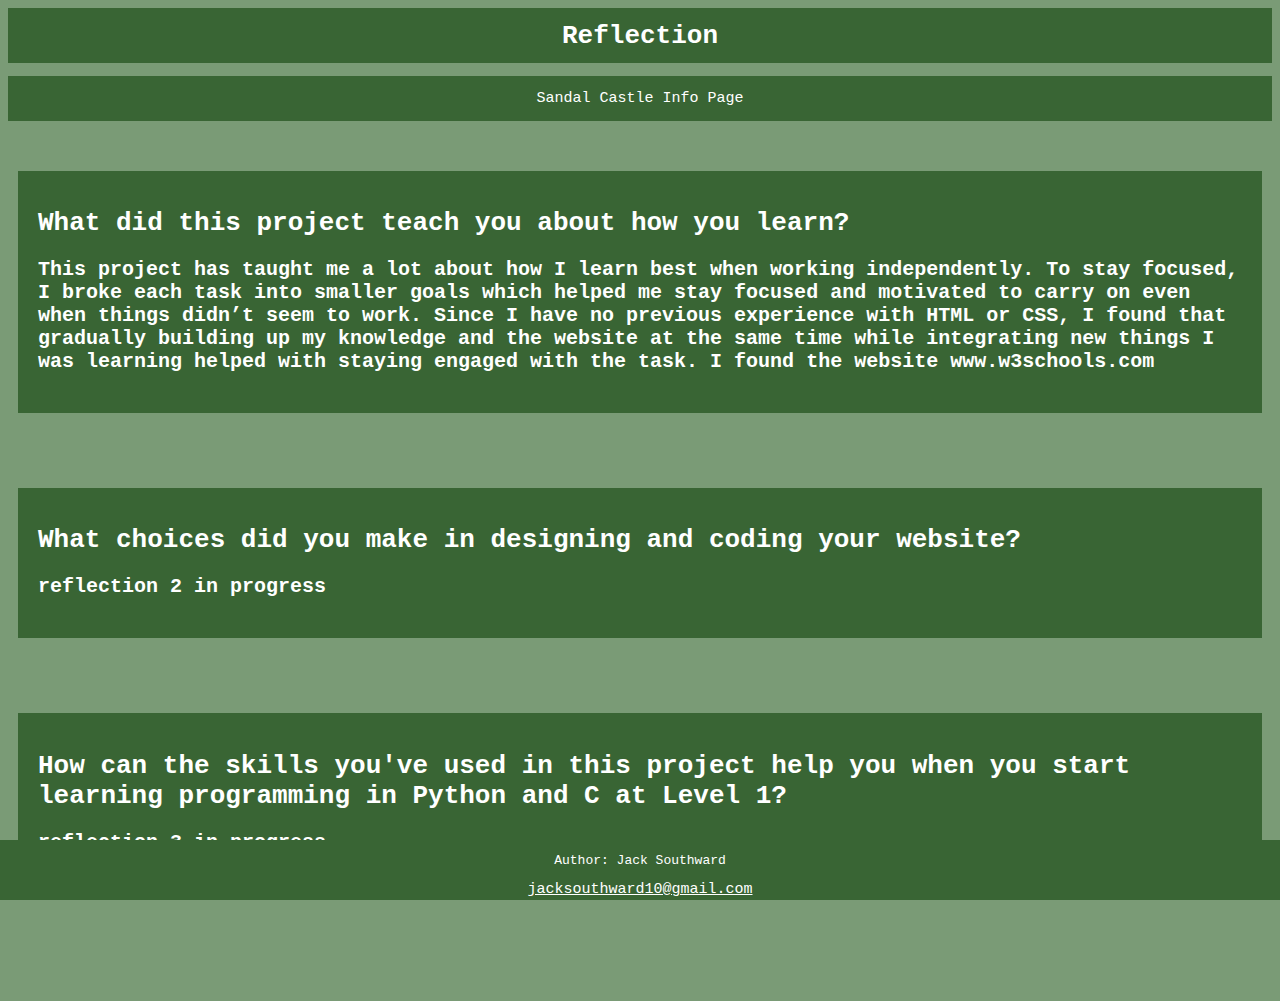
<file: chs_jacksouthward/reflection.html>
<!DOCTYPE html>
<html>
    <meta name="viewport" content="width=device-width, initial-scale=1.0">
    <meta charset="UTF-8">
<head>
<link rel="stylesheet" href="style.css">
<title>
    Reflection
</title>
</head>
<header> 
    <h1 class="header-h2">Reflection</h1>
</header>
<body>
<div>
    <nav>
        <li><a href="index.html">Sandal Castle Info Page</a></li> 
    </nav>
</div>
    <div class="full-section">
        <h1>
        What did this project teach you about how you learn?
        </h1>
        <p class="main">
        This project has taught me a lot about how I learn best when working independently. To stay focused, I broke each task into smaller goals which helped me stay focused and motivated to carry on even when things didn’t seem to work. Since I have no previous experience with HTML or CSS, I found that gradually building up my knowledge and the website at the same time while integrating new things I was learning helped with staying engaged with the task. I found the website www.w3schools.com 
        </p>
    </div>
    <div class="full-section">
        <h1>
        What choices did you make in designing and coding your website?
        </h1>
        <p class="main">
        reflection 2 in progress
        </p>
    </div>
    <div class="full-section">
        <h1>
        How can the skills you've used in this project help you when you start learning programming in Python and C at Level 1?
        </h1>
        <p class="main">
        reflection 3 in progress
        </p>
    </div>
</body>
<footer> 
    <p>Author: Jack Southward</p>
    <a href="jacksouthward10@gmail.com">jacksouthward10@gmail.com</a>
</footer>
</html>
</file>
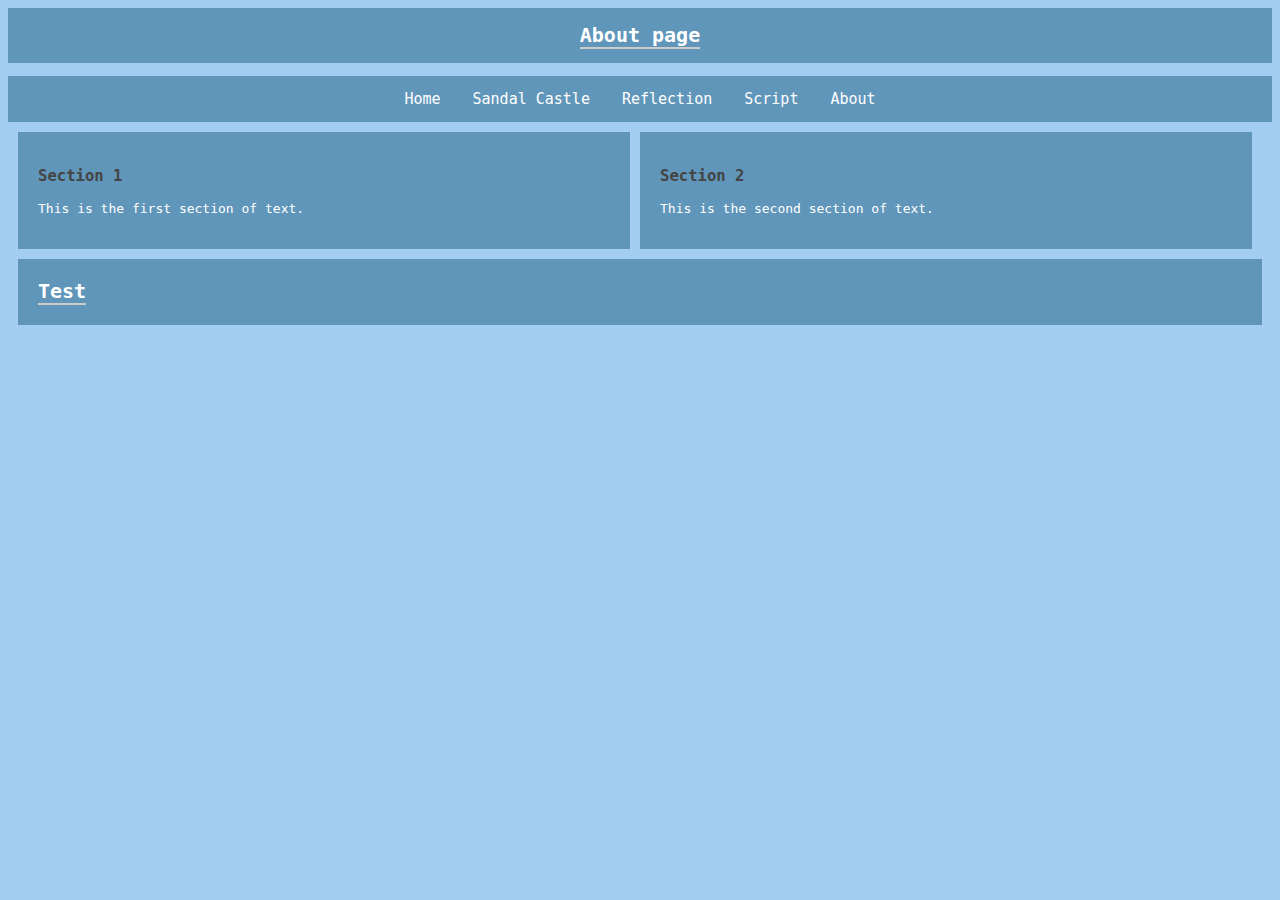
<file: PersonalWebsite/about.html>
<!DOCTYPE html>
<html lang="en">
<head>
    <link rel="stylesheet" href="/PersonalWebsite/css/style1.css">
    <meta charset="UTF-8">
    <meta name="viewport" content="width=device-width, initial-scale=1.0">
    <title>My Amazing Website</title>
</head>
<body>
    <header>
        <h1 class="header-h2">About page</h1>
    </header>
    <div>
         <nav>
            <a href="/PersonalWebsite/index.html">Home</a>
            <a href="/PersonalWebsite/sandalproject/sandal.html">Sandal Castle</a>
            <a href="/PersonalWebsite/sandalproject/reflection.html">Reflection</a>
            <a href="/PersonalWebsite/script.html">Script</a>
            <a href="/PersonalWebsite/about.html">About</a>
        </nav>
    </div>
    <div class="flex-row">
        <div class="text-box">
            <h3>Section 1</h3>
            <p>This is the first section of text.</p>
        </div>
        <div class="text-box">
            <h3>Section 2</h3>
            <p>This is the second section of text.</p>
        </div>    
    </div>
    <div class="full-section-h1">
        <h1 class="header-h2">Test</h1>
    </div>
</body>
</html>
</file>
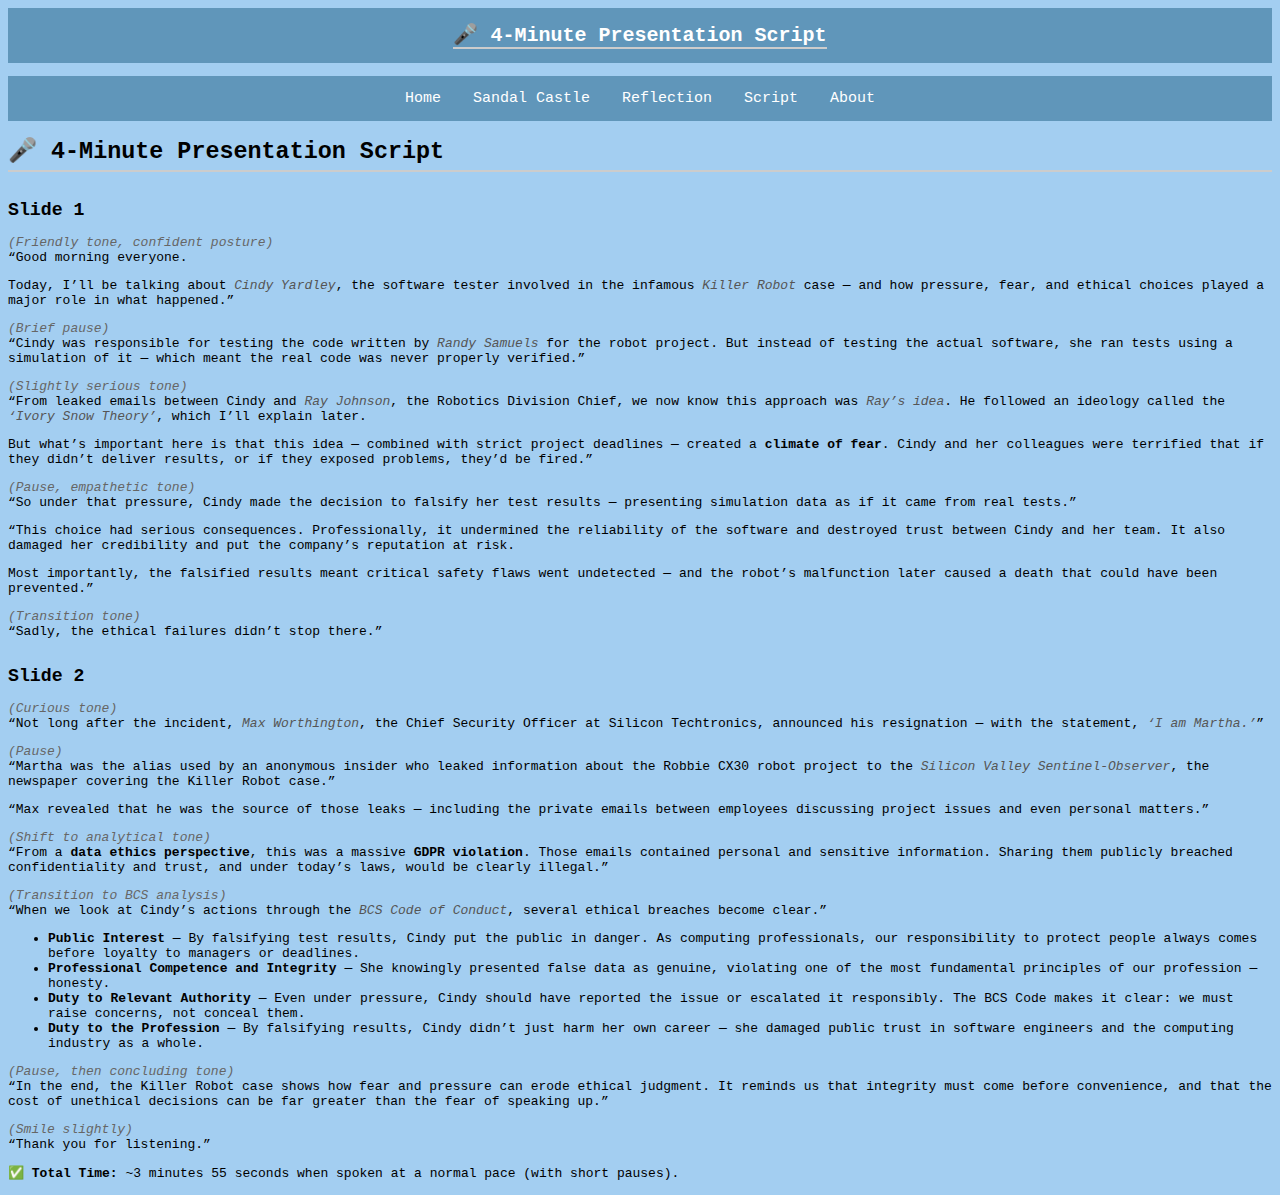
<file: PersonalWebsite/script.html>
<!DOCTYPE html>
<html lang="en">
<head>
  <meta charset="UTF-8">
  <meta name="viewport" content="width=device-width, initial-scale=1.0">
  <title>4-Minute Presentation Script</title>
  <link rel="stylesheet" href="/css/style1.css">
  <style>
  </style>
</head>
    <header>
        <h1 class="header-h2">🎤 4-Minute Presentation Script</h1>
    </header>
    <div>
    <!--nav bar to allow navigation to the other page-->
    <nav>
            <a href="/">Home</a>
            <a href="/sandalproject/sandal.html">Sandal Castle</a>
            <a href="/sandalproject/reflection.html">Reflection</a>
            <a href="/script.html">Script</a>
            <a href="/about.html">About</a>
    </nav>
    </div>
<body>

  <h1>🎤 4-Minute Presentation Script</h1>

  <h2>Slide 1</h2>

  <p><span class="cue">(Friendly tone, confident posture)</span><br>
  “Good morning everyone.</p>

  <p>Today, I’ll be talking about <em>Cindy Yardley</em>, the software tester involved in the infamous <em>Killer Robot</em> case — and how pressure, fear, and ethical choices played a major role in what happened.”</p>

  <p><span class="cue">(Brief pause)</span><br>
  “Cindy was responsible for testing the code written by <em>Randy Samuels</em> for the robot project.
  But instead of testing the actual software, she ran tests using a simulation of it — which meant the real code was never properly verified.”</p>

  <p><span class="cue">(Slightly serious tone)</span><br>
  “From leaked emails between Cindy and <em>Ray Johnson</em>, the Robotics Division Chief, we now know this approach was <em>Ray’s idea</em>.
  He followed an ideology called the <em>‘Ivory Snow Theory’</em>, which I’ll explain later.</p>

  <p>But what’s important here is that this idea — combined with strict project deadlines — created a <strong>climate of fear</strong>. Cindy and her colleagues were terrified that if they didn’t deliver results, or if they exposed problems, they’d be fired.”</p>

  <p><span class="cue">(Pause, empathetic tone)</span><br>
  “So under that pressure, Cindy made the decision to falsify her test results — presenting simulation data as if it came from real tests.”</p>

  <p>“This choice had serious consequences. Professionally, it undermined the reliability of the software and destroyed trust between Cindy and her team.
  It also damaged her credibility and put the company’s reputation at risk.</p>

  <p>Most importantly, the falsified results meant critical safety flaws went undetected — and the robot’s malfunction later caused a death that could have been prevented.”</p>

  <p><span class="cue">(Transition tone)</span><br>
  “Sadly, the ethical failures didn’t stop there.”</p>

  <h2>Slide 2</h2>

  <p><span class="cue">(Curious tone)</span><br>
  “Not long after the incident, <em>Max Worthington</em>, the Chief Security Officer at Silicon Techtronics, announced his resignation — with the statement, <em>‘I am Martha.’</em>”</p>

  <p><span class="cue">(Pause)</span><br>
  “Martha was the alias used by an anonymous insider who leaked information about the Robbie CX30 robot project to the <em>Silicon Valley Sentinel-Observer</em>, the newspaper covering the Killer Robot case.”</p>

  <p>“Max revealed that he was the source of those leaks — including the private emails between employees discussing project issues and even personal matters.”</p>

  <p><span class="cue">(Shift to analytical tone)</span><br>
  “From a <strong>data ethics perspective</strong>, this was a massive <strong>GDPR violation</strong>.
  Those emails contained personal and sensitive information. Sharing them publicly breached confidentiality and trust, and under today’s laws, would be clearly illegal.”</p>

  <p><span class="cue">(Transition to BCS analysis)</span><br>
  “When we look at Cindy’s actions through the <em>BCS Code of Conduct</em>, several ethical breaches become clear.”</p>

  <ul>
    <li><strong>Public Interest</strong> — By falsifying test results, Cindy put the public in danger. As computing professionals, our responsibility to protect people always comes before loyalty to managers or deadlines.</li>
    <li><strong>Professional Competence and Integrity</strong> — She knowingly presented false data as genuine, violating one of the most fundamental principles of our profession — honesty.</li>
    <li><strong>Duty to Relevant Authority</strong> — Even under pressure, Cindy should have reported the issue or escalated it responsibly. The BCS Code makes it clear: we must raise concerns, not conceal them.</li>
    <li><strong>Duty to the Profession</strong> — By falsifying results, Cindy didn’t just harm her own career — she damaged public trust in software engineers and the computing industry as a whole.</li>
  </ul>

  <p><span class="cue">(Pause, then concluding tone)</span><br>
  “In the end, the Killer Robot case shows how fear and pressure can erode ethical judgment.
  It reminds us that integrity must come before convenience, and that the cost of unethical decisions can be far greater than the fear of speaking up.”</p>

  <p><span class="cue">(Smile slightly)</span><br>
  “Thank you for listening.”</p>

  <p><strong>✅ Total Time:</strong> ~3 minutes 55 seconds when spoken at a normal pace (with short pauses).</p>

</body>
</html>
</file>
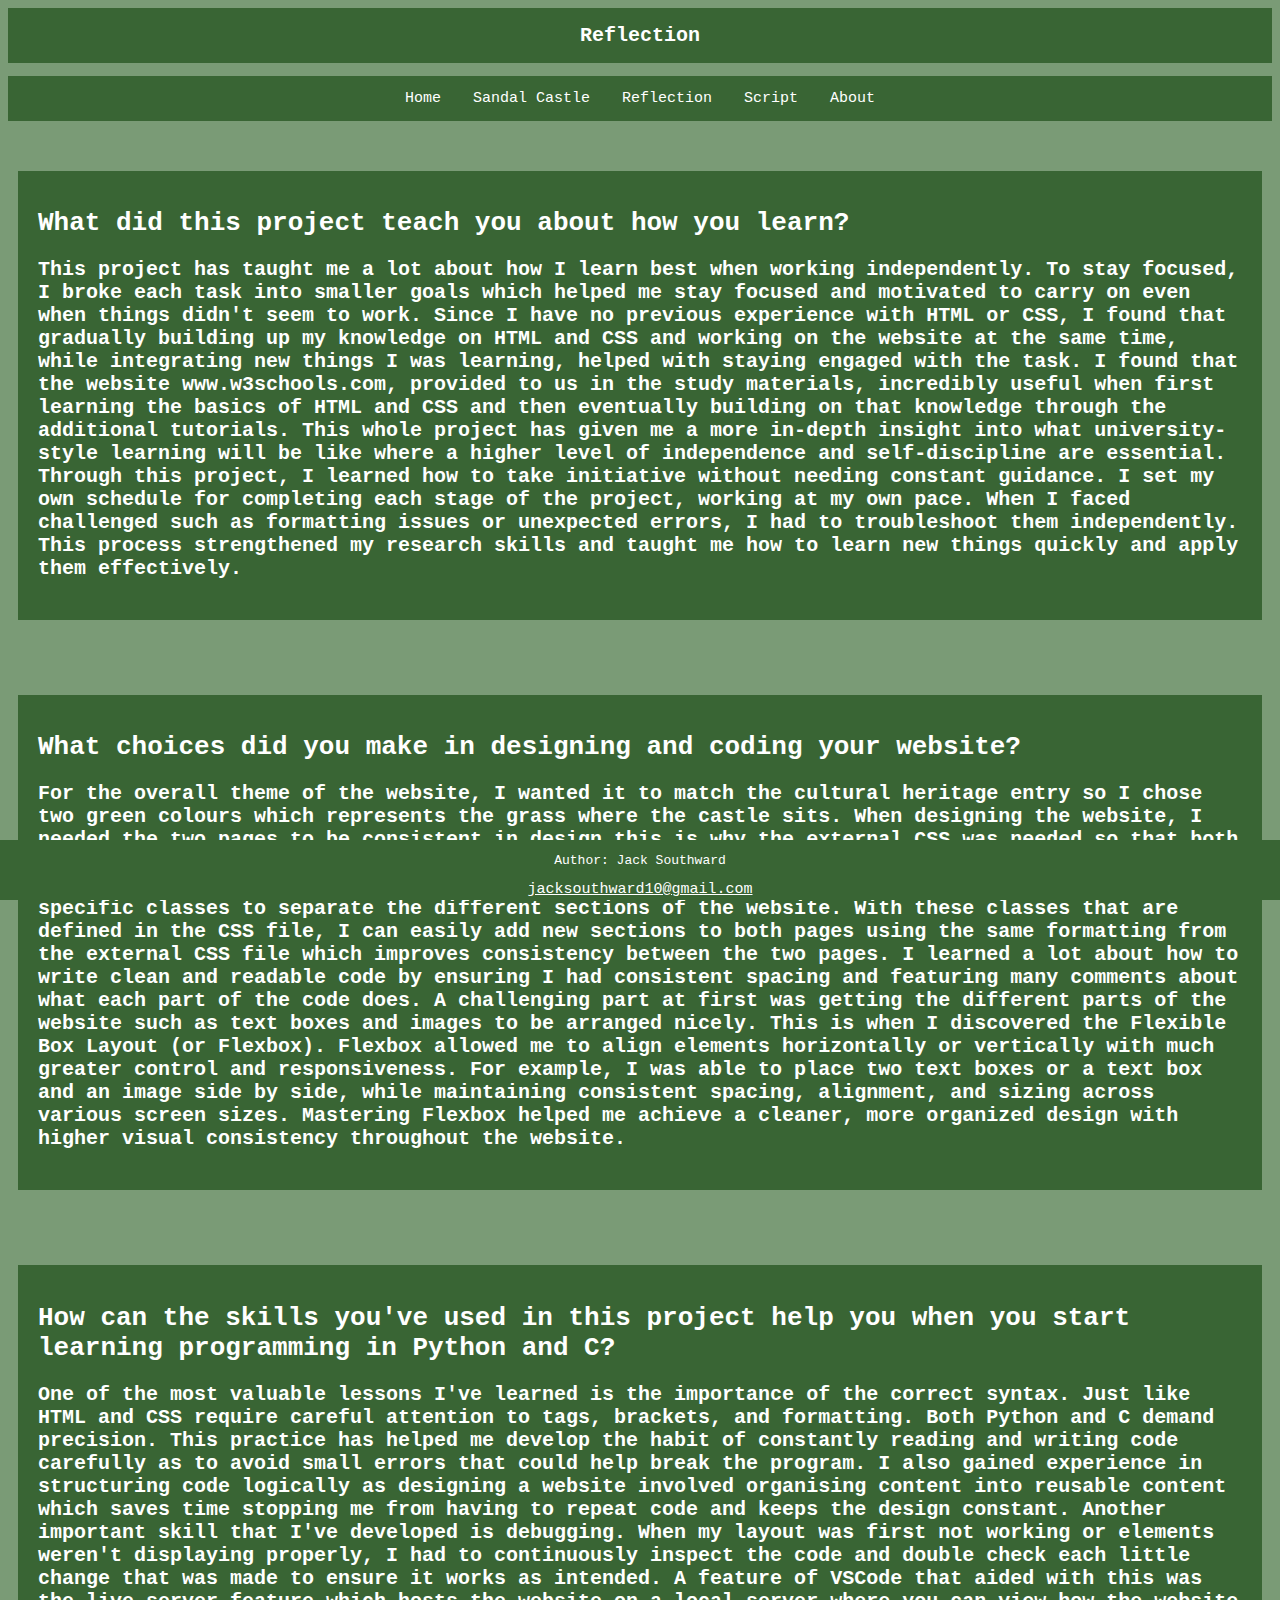
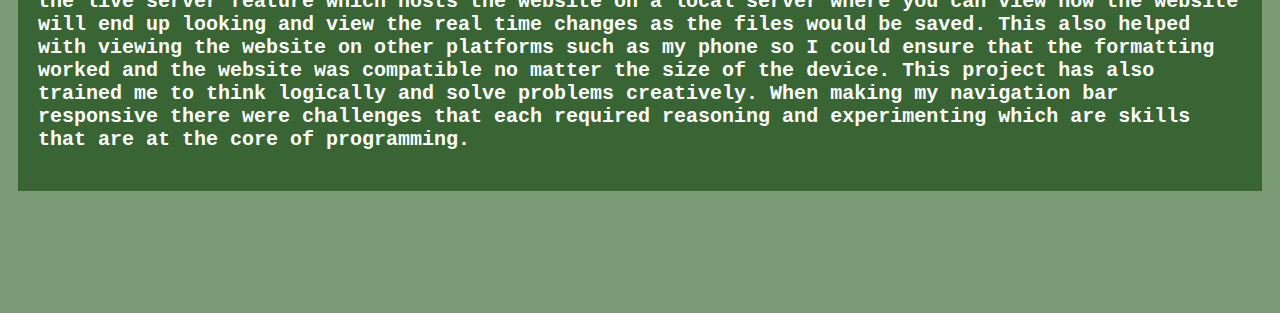
<file: sandalproject/reflection.html>
<!DOCTYPE html>
<!--Language Attribute-->
<html lang="en">
<head>
    <!--meta tags to ensure consistent sizing across devicies and character encoding  -->
    <meta name="viewport" content="width=device-width, initial-scale=1.0">
    <meta charset="UTF-8">
    <!--tells the html file where to look for the external CSS file-->
<link rel="stylesheet" href="/css/style.css">
<!--Title which displays on the tab bar-->
<title>
    Reflection
</title>
</head>
<body>
<!--header with the title of the page-->
<header> 
    <h1 class="header-h2">Reflection</h1>
</header>
<div>
    <!--nav bar to allow navigation to the other page-->
    <nav>
            <a href="/">Home</a>
            <a href="/sandalproject/index.html">Sandal Castle</a>
            <a href="/sandalproject/reflection.html">Reflection</a>
            <a href="/script.html">Script</a>
            <a href="/about.html">About</a>
    </nav>
</div>
    <!-- The first box containing the first reflection -->
    <div class="full-section">
        <h1>
        What did this project teach you about how you learn?
        </h1>
        <p class="main">
        This project has taught me a lot about how I learn best when working independently. To stay focused, I broke each task into smaller goals which helped me stay focused and motivated to carry on even when things didn't seem to work. Since I have no previous experience with HTML or CSS, I found that gradually building up my knowledge on HTML and CSS and working on the website at the same time, while integrating new things I was learning, helped with staying engaged with the task. I found that the website www.w3schools.com, provided to us in the study materials, incredibly useful when first learning the basics of HTML and CSS and then eventually building on that knowledge through the additional tutorials. This whole project has given me a more in-depth insight into what university-style learning will be like where a higher level of independence and self-discipline are essential. Through this project, I learned how to take initiative without needing constant guidance. I set my own schedule for completing each stage of the project, working at my own pace. When I faced challenged such as formatting issues or unexpected errors, I had to troubleshoot them independently. This process strengthened my research skills and taught me how to learn new things quickly and apply them effectively.          
        </p>
    </div>
    <!--The Second reflection-->
    <div class="full-section">
        <h1>
        What choices did you make in designing and coding your website?
        </h1>
        <p class="main">
        For the overall theme of the website, I wanted it to match the cultural heritage entry so I chose two green colours which represents the grass where the castle sits. When designing the website, I needed the two pages to be consistent in design this is why the external CSS was needed so that both pages could use formatting from the external CSS file rather than both having separate internal CSS. I used basic semantic HTML tags such as &lt;header&gt;, &lt;footer&gt;, &lt;nav&gt;, while also using &lt;div&gt; tags with specific classes to separate the different sections of the website. With these classes that are defined in the CSS file, I can easily add new sections to both pages using the same formatting from the external CSS file which improves consistency between the two pages. I learned a lot about how to write clean and readable code by ensuring I had consistent spacing and featuring many comments about what each part of the code does. A challenging part at first was getting the different parts of the website such as text boxes and images to be arranged nicely. This is when I discovered the Flexible Box Layout (or Flexbox). Flexbox allowed me to align elements horizontally or vertically with much greater control and responsiveness. For example, I was able to place two text boxes or a text box and an image side by side, while maintaining consistent spacing, alignment, and sizing across various screen sizes. Mastering Flexbox helped me achieve a cleaner, more organized design with higher visual consistency throughout the website. 
        </p>
    </div>
    <!--The Third Reflection-->
    <div class="full-section">
        <h1>
        How can the skills you've used in this project help you when you start learning programming in Python and C?
        </h1>
        <p class="main">
    One of the most valuable lessons I've learned is the importance of the correct syntax. Just like HTML and CSS require careful attention to tags, brackets, and formatting. Both Python and C demand precision. This practice has helped me develop the habit of constantly reading and writing code carefully as to avoid small errors that could help break the program. I also gained experience in structuring code logically as designing a website involved organising content into reusable content which saves time stopping me from having to repeat code and keeps the design constant. Another important skill that I've developed is debugging. When my layout was first not working or elements weren't displaying properly, I had to continuously inspect the code and double check each little change that was made to ensure it works as intended. A feature of VSCode that aided with this was the live server feature which hosts the website on a local server where you can view how the website will end up looking and view the real time changes as the files would be saved. This also helped with viewing the website on other platforms such as my phone so I could ensure that the formatting worked and the website was compatible no matter the size of the device. This project has also trained me to think logically and solve problems creatively. When making my navigation bar responsive there were challenges that each required reasoning and experimenting which are skills that are at the core of programming. 
        </p>
    </div>
<!--Footer at the bottom of the page displaying my name and email-->
<footer> 
    <p>Author: Jack Southward</p>
    <a href="jacksouthward10@gmail.com">jacksouthward10@gmail.com</a>
</footer>
</body>
</html>
</file>
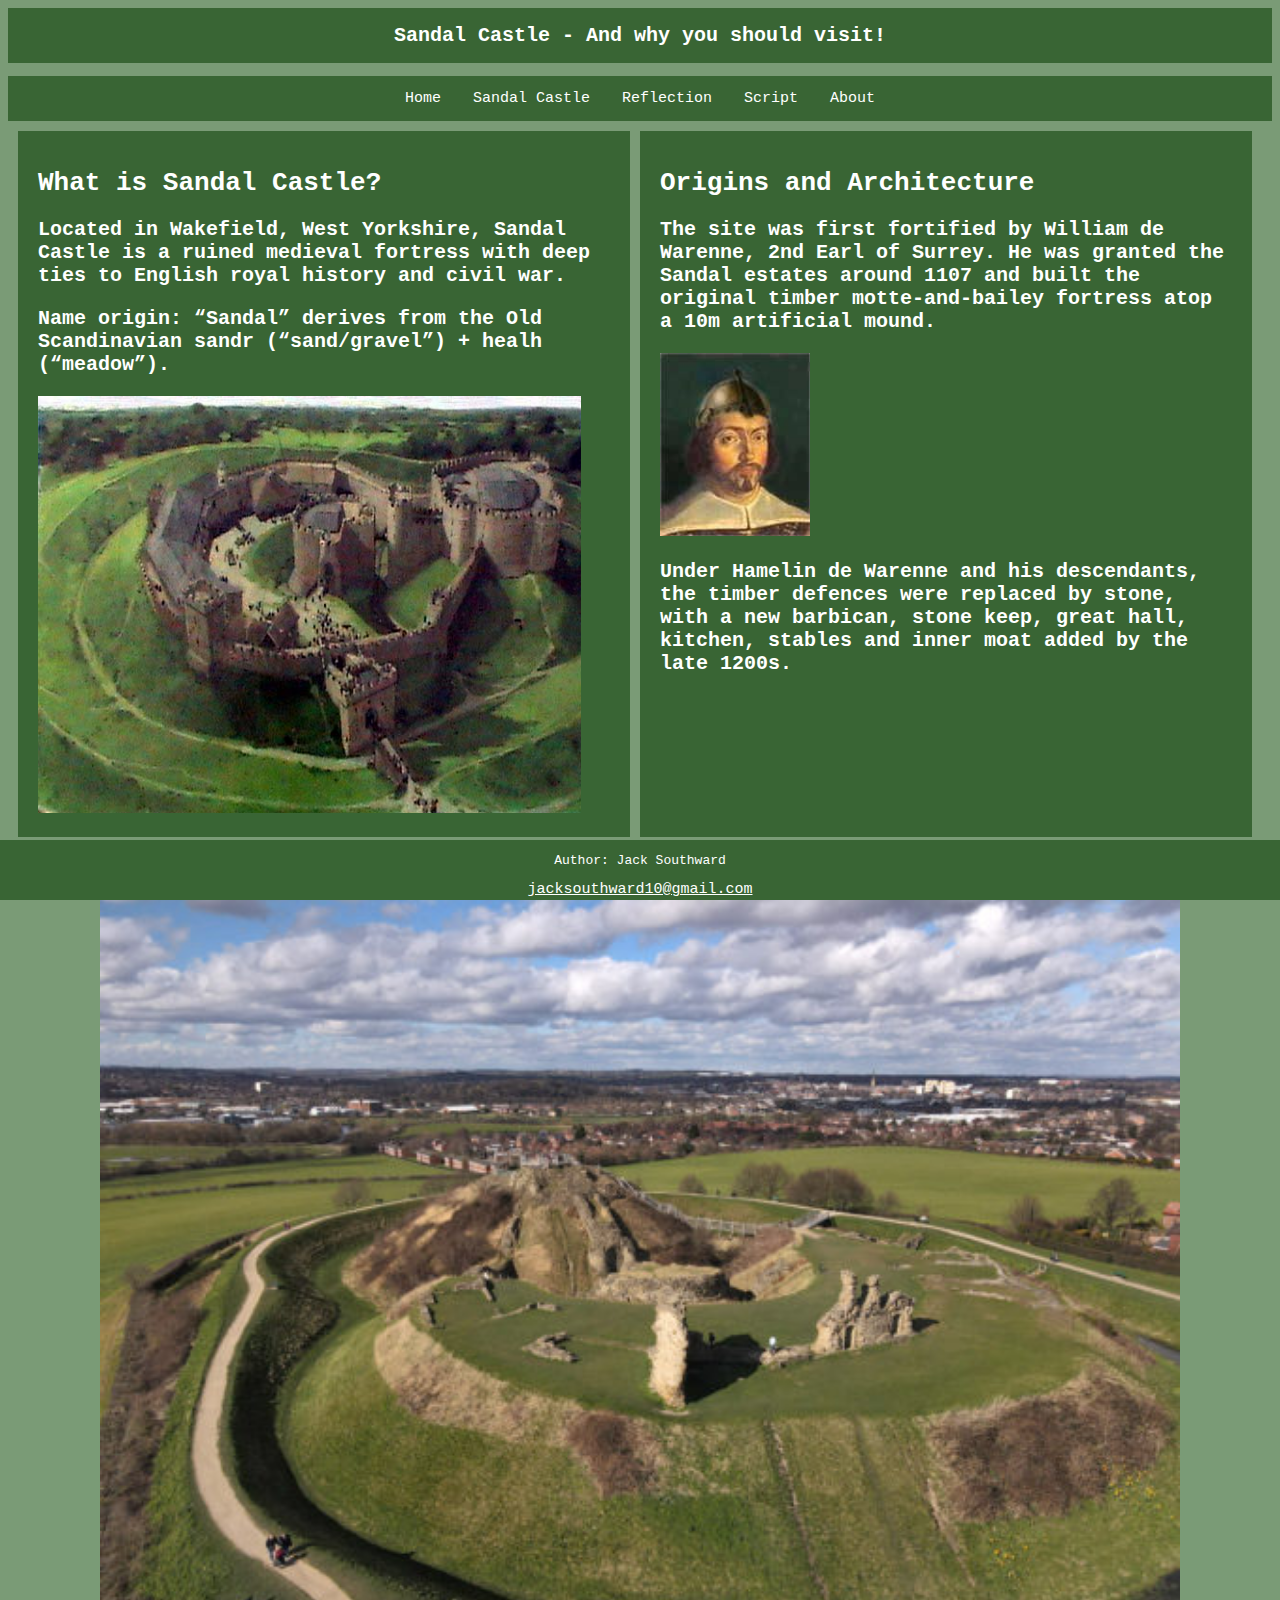
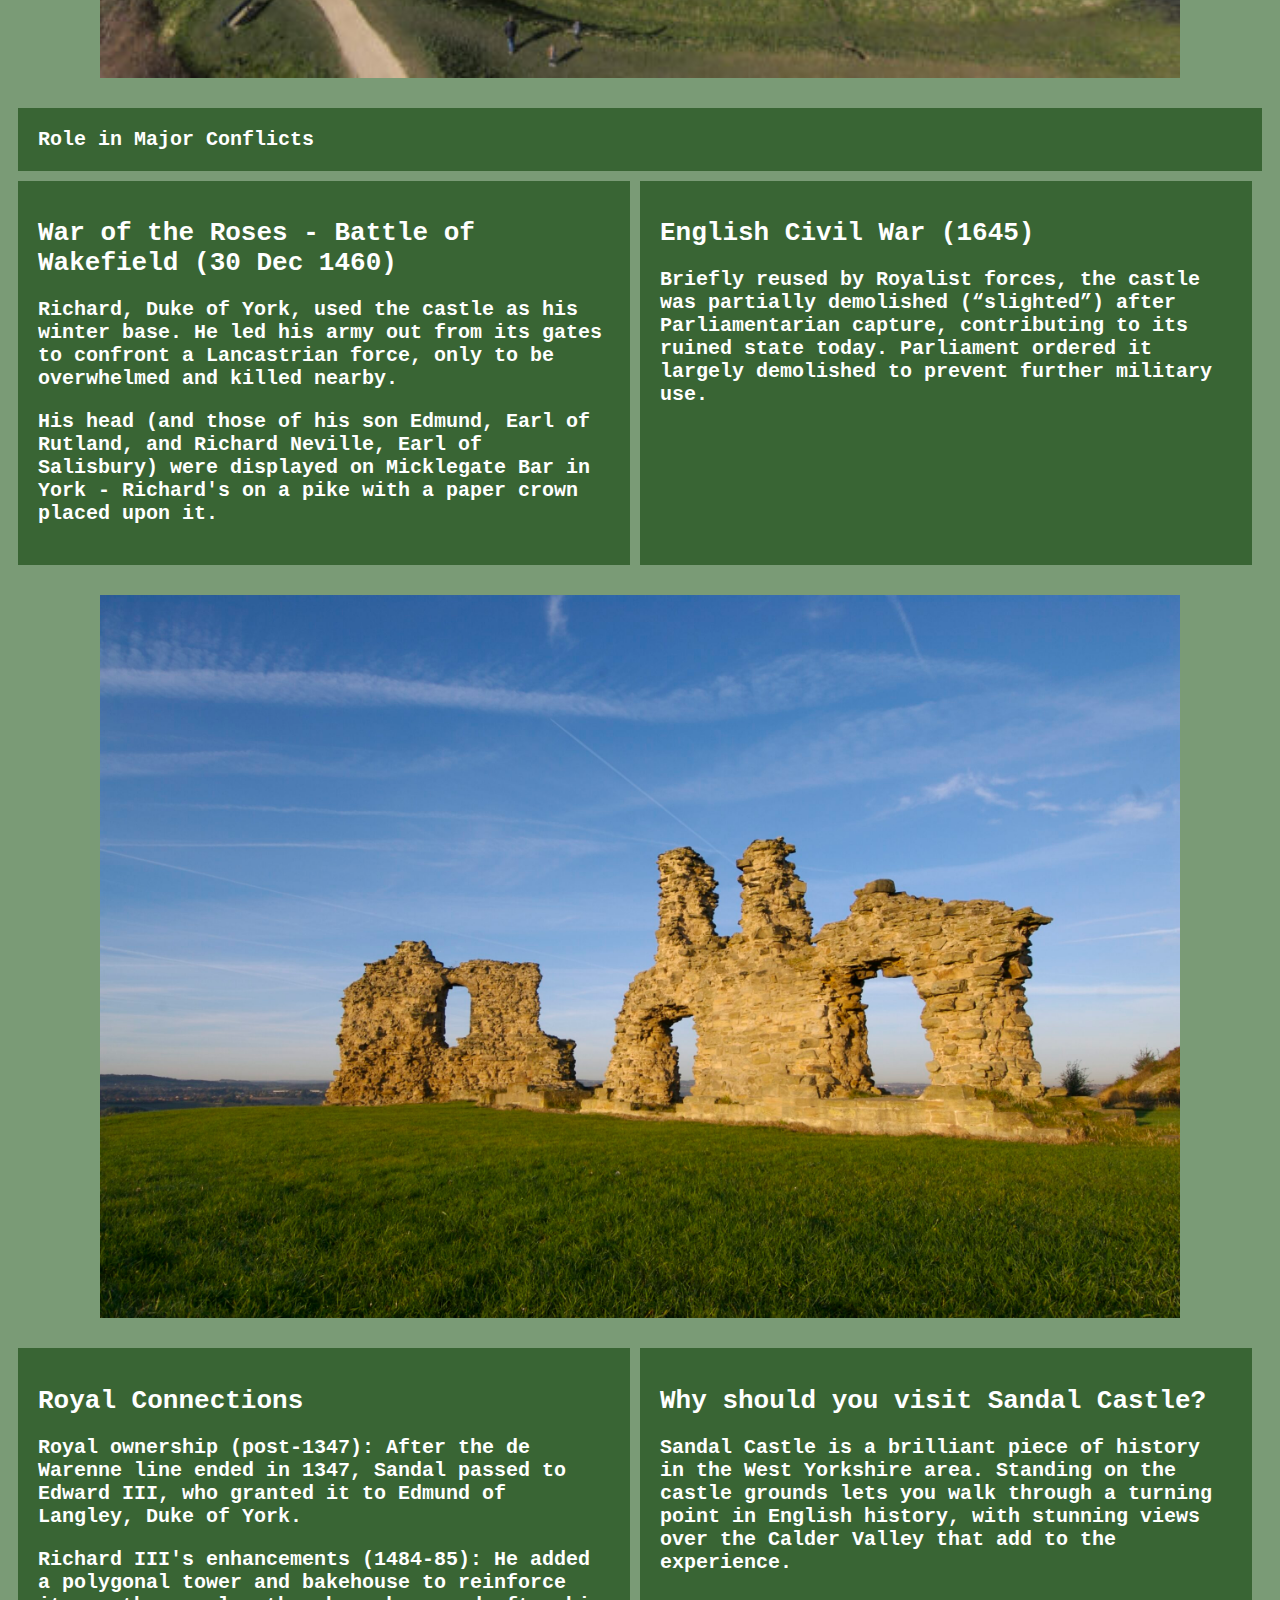
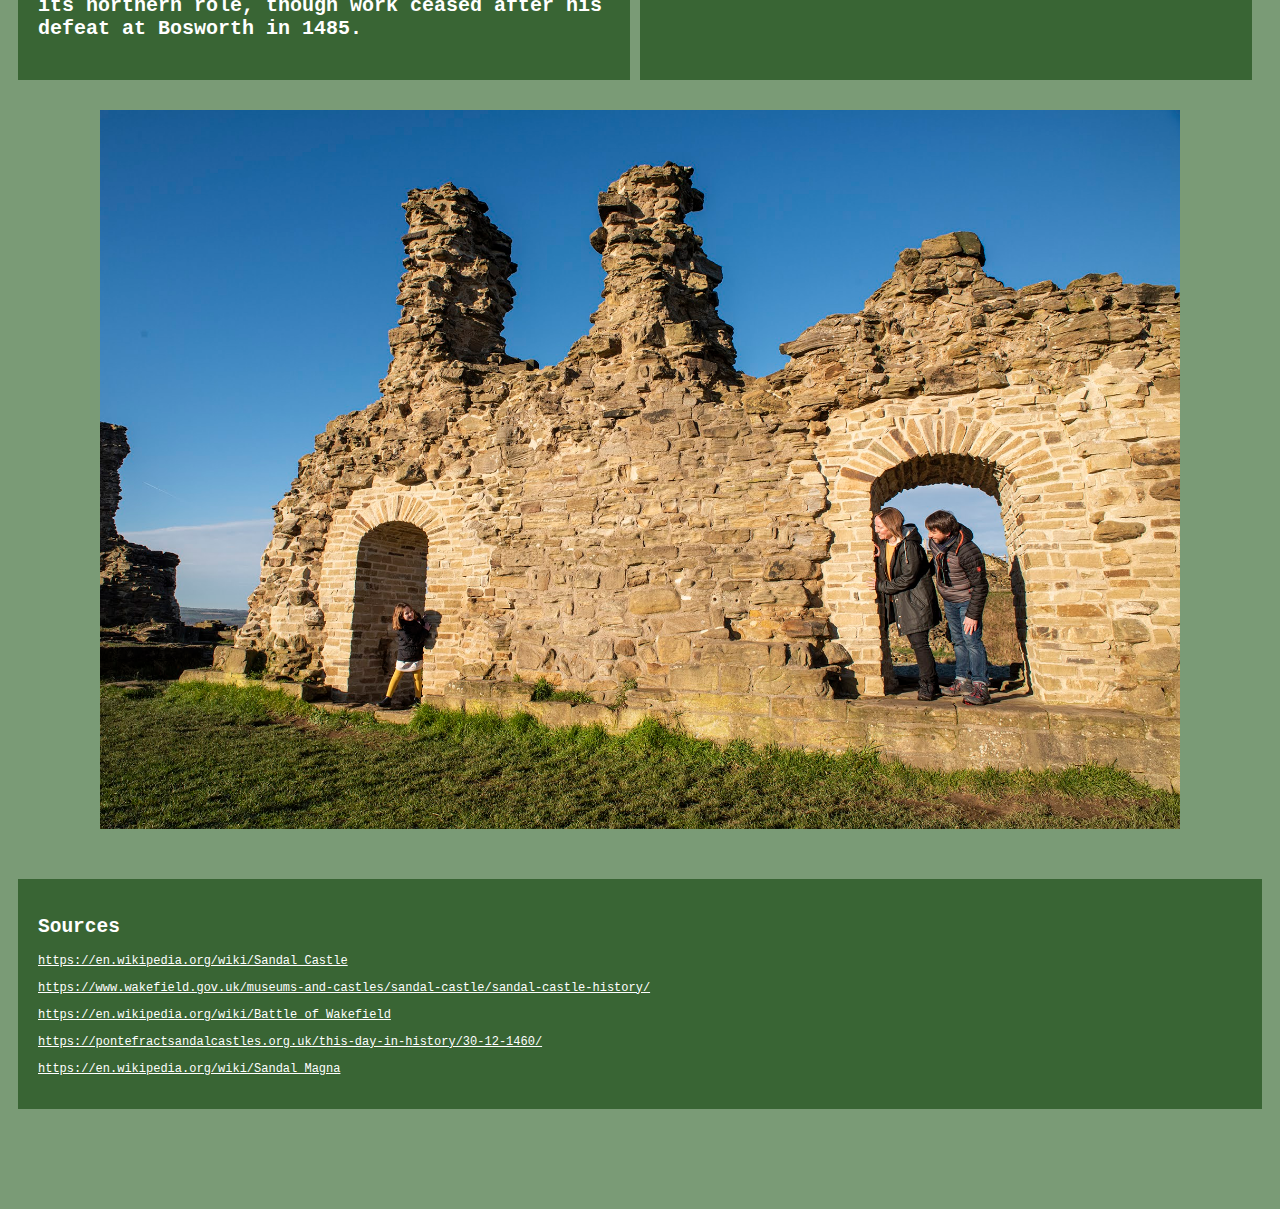
<file: sandalproject/sandal.html>
<!DOCTYPE html>
<!--Language Attribute-->
<html lang="en">
<head>
<!--meta tags to ensure consistent sizing across devicies and character encoding  -->
<meta name="viewport" content="width=device-width, initial-scale=1.0">
<meta charset="UTF-8">
<!--tells the html file where to look for the external CSS file-->
<link rel="stylesheet" href="/css/style.css">
<!--Title which displays on the tab bar-->
<title>
    Sandal Castle
</title>
</head>
<!--header with the title of the page-->
<body>
<header> 
    <h1 class="header-h2">Sandal Castle - And why you should visit!</h1>
</header>
<div>
    <!--nav bar to allow navigation to the other page-->
    <nav>
            <a href="/">Home</a>
            <a href="/sandalproject/sandal.html">Sandal Castle</a>
            <a href="/sandalproject/reflection.html">Reflection</a>
            <a href="/script.html">Script</a>
            <a href="/about.html">About</a>
        </nav>
</div>
<!--sets the class for this section to .flex-row which gives it the layout -->
<div class="flex-row">
    <!--sets the class of this section to text-box to give it the appropriate background colour, and padding -->
    <div class="text-box">
        <h1>What is Sandal Castle?</h1>
        <p class="main">Located in Wakefield, West Yorkshire, Sandal Castle is a ruined medieval fortress with deep ties to English royal history and civil war. </p>
        <p class="main">Name origin: “Sandal” derives from the Old Scandinavian sandr (“sand/gravel”) + healh (“meadow”).</p>
        <img class="inside-txt" src="/img/sandal_castle_5.jpg" alt="Sandal Castle original">
    </div>
        <div class="text-box">
        <h1>Origins and Architecture</h1>
    <p class="main">The site was first fortified by William de Warenne, 2nd Earl of Surrey. He was granted the Sandal estates around 1107 and built the original timber motte-and-bailey fortress atop a 10m artificial mound. </p>
    <img class="inside-txt-small" src="/img/william_de_warenne.jpeg" alt="William De Warenne">
    <p class="main">Under Hamelin de Warenne and his descendants, the timber defences were replaced by stone, with a new barbican, stone keep, great hall, kitchen, stables and inner moat added by the late 1200s.</p>
    </div>
</div>
<!--first full size image using the class .image-box-->
<div class="image-box">
    <img src="/img/sandal_castle_1.jpg" alt="Sandal Castle Ariel View">
</div>
<!--Title for the next two paragraphs about major conflicts-->
<div class="full-section-h1">
    <h1 class="header-h2">Role in Major Conflicts</h1>
</div>
<!--More text boxes laid out using the flexbox layout -->
<div class="flex-row">
    <div class="text-box">
        <h1>War of the Roses - Battle of Wakefield (30 Dec 1460)</h1>
        <p class="main">Richard, Duke of York, used the castle as his winter base. He led his army out from its gates to confront a Lancastrian force, only to be overwhelmed and killed nearby.</p>
        <p class="main">His head (and those of his son Edmund, Earl of Rutland, and Richard Neville, Earl of Salisbury) were displayed on Micklegate Bar in York - Richard's on a pike with a paper crown placed upon it.</p>
    </div>
        <div class="text-box">
        <h1>English Civil War (1645)</h1>
    <p class="main">Briefly reused by Royalist forces, the castle was partially demolished (“slighted”) after Parliamentarian capture, contributing to its ruined state today. Parliament ordered it largely demolished to prevent further military use.</p>
    </div>
</div>
<!-- another image-->
<div class="image-box">
    <img src="/img/sandal_castle_2.jpg" alt="Sandal Castle Wall remains">
</div>
<!--last paragraphs of the page about sandal castle -->
<div class="flex-row">
    <div class="text-box">
        <h1>Royal Connections</h1>
        <p class="main">Royal ownership (post-1347): After the de Warenne line ended in 1347, Sandal passed to Edward III, who granted it to Edmund of Langley, Duke of York.</p>
        <p class="main">Richard III's enhancements (1484-85): He added a polygonal tower and bakehouse to reinforce its northern role, though work ceased after his defeat at Bosworth in 1485.</p>
    </div>
        <div class="text-box">
        <h1>Why should you visit Sandal Castle?</h1>
    <p class="main">Sandal Castle is a brilliant piece of history in the West Yorkshire area. Standing on the castle grounds lets you walk through a turning point in English history, with stunning views over the Calder Valley that add to the experience.</p>
    </div>
</div>
<div class="image-box">
    <img src="/img/sandal_castle_4.jpg" alt="Sandal Castle remains with people">
</div>
<!--Text box containing sources where i gained the information above-->
<div>
    <div class="full-section">
        <h2>Sources</h2>
        <p><a href="https://en.wikipedia.org/wiki/Sandal_Castle" target="_blank">https://en.wikipedia.org/wiki/Sandal_Castle</a></p>
        <p><a href="https://www.wakefield.gov.uk/museums-and-castles/sandal-castle/sandal-castle-history/" target="_blank">https://www.wakefield.gov.uk/museums-and-castles/sandal-castle/sandal-castle-history/</a></p>
        <p><a href="https://en.wikipedia.org/wiki/Battle_of_Wakefield" target="_blank">https://en.wikipedia.org/wiki/Battle_of_Wakefield</a></p>
        <p><a href="https://pontefractsandalcastles.org.uk/this-day-in-history/30-12-1460/" target="_blank">https://pontefractsandalcastles.org.uk/this-day-in-history/30-12-1460/</a></p>
        <p><a href="https://en.wikipedia.org/wiki/Sandal_Magna" target="_blank">https://en.wikipedia.org/wiki/Sandal_Magna</a></p>
    </div>
</div>
<!--Footer at the bottom of the page displaying my name and email-->
<footer> 
    <p>Author: Jack Southward</p>
    <a href="mailto:jacksouthward10@gmail.com">jacksouthward10@gmail.com</a>
</footer>
</body>
</html>
</file>
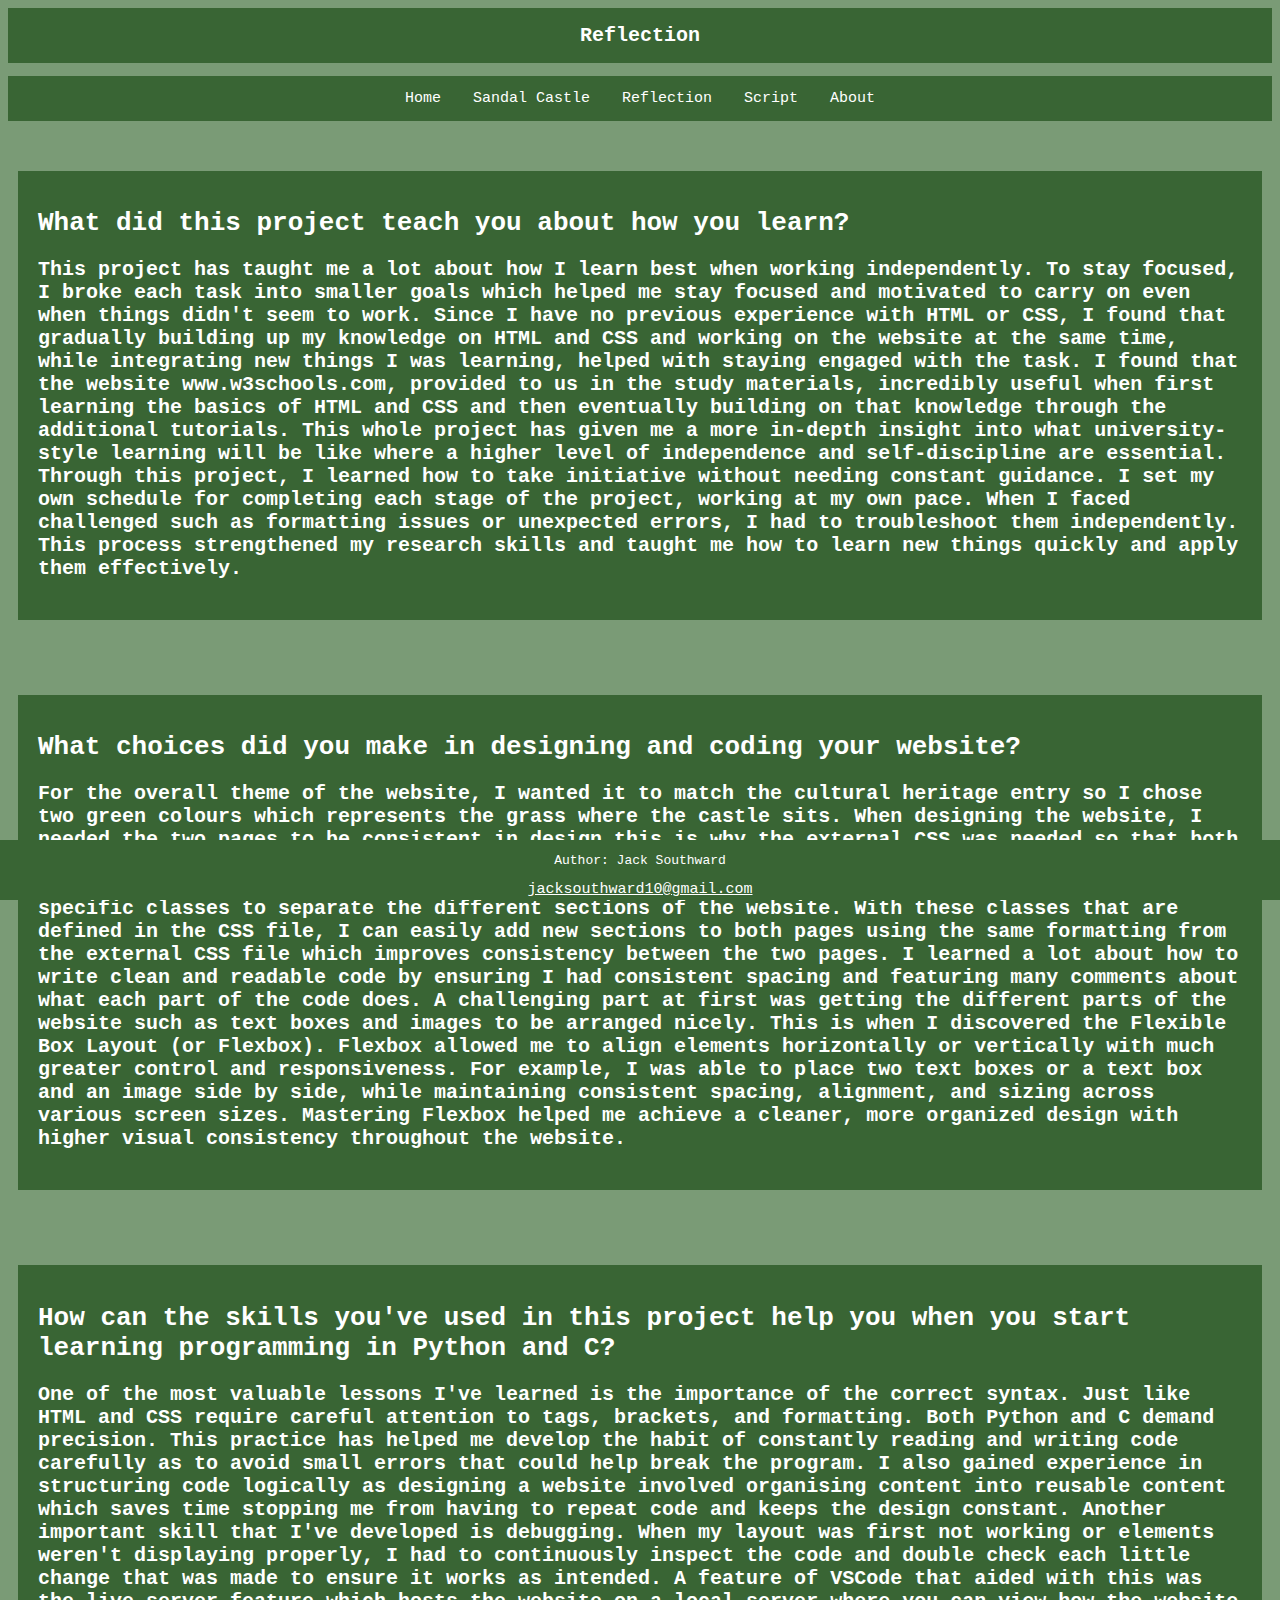
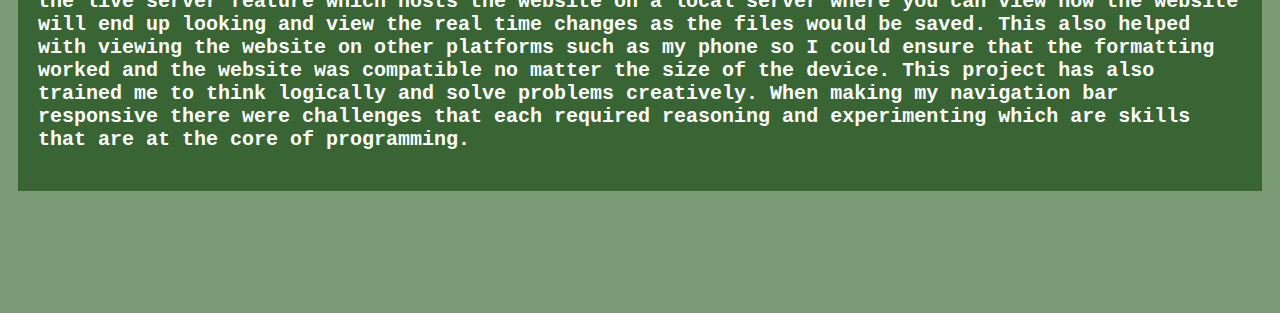
<file: PersonalWebsite/sandalproject/reflection.html>
<!DOCTYPE html>
<!--Language Attribute-->
<html lang="en">
<head>
    <!--meta tags to ensure consistent sizing across devicies and character encoding  -->
    <meta name="viewport" content="width=device-width, initial-scale=1.0">
    <meta charset="UTF-8">
    <!--tells the html file where to look for the external CSS file-->
<link rel="stylesheet" href="/css/style.css">
<!--Title which displays on the tab bar-->
<title>
    Reflection
</title>
</head>
<body>
<!--header with the title of the page-->
<header> 
    <h1 class="header-h2">Reflection</h1>
</header>
<div>
    <!--nav bar to allow navigation to the other page-->
    <nav>
            <a href="/">Home</a>
            <a href="/sandalproject/sandal.html">Sandal Castle</a>
            <a href="/sandalproject/reflection.html">Reflection</a>
            <a href="/script.html">Script</a>
            <a href="/about.html">About</a>
    </nav>
</div>
    <!-- The first box containing the first reflection -->
    <div class="full-section">
        <h1>
        What did this project teach you about how you learn?
        </h1>
        <p class="main">
        This project has taught me a lot about how I learn best when working independently. To stay focused, I broke each task into smaller goals which helped me stay focused and motivated to carry on even when things didn't seem to work. Since I have no previous experience with HTML or CSS, I found that gradually building up my knowledge on HTML and CSS and working on the website at the same time, while integrating new things I was learning, helped with staying engaged with the task. I found that the website www.w3schools.com, provided to us in the study materials, incredibly useful when first learning the basics of HTML and CSS and then eventually building on that knowledge through the additional tutorials. This whole project has given me a more in-depth insight into what university-style learning will be like where a higher level of independence and self-discipline are essential. Through this project, I learned how to take initiative without needing constant guidance. I set my own schedule for completing each stage of the project, working at my own pace. When I faced challenged such as formatting issues or unexpected errors, I had to troubleshoot them independently. This process strengthened my research skills and taught me how to learn new things quickly and apply them effectively.          
        </p>
    </div>
    <!--The Second reflection-->
    <div class="full-section">
        <h1>
        What choices did you make in designing and coding your website?
        </h1>
        <p class="main">
        For the overall theme of the website, I wanted it to match the cultural heritage entry so I chose two green colours which represents the grass where the castle sits. When designing the website, I needed the two pages to be consistent in design this is why the external CSS was needed so that both pages could use formatting from the external CSS file rather than both having separate internal CSS. I used basic semantic HTML tags such as &lt;header&gt;, &lt;footer&gt;, &lt;nav&gt;, while also using &lt;div&gt; tags with specific classes to separate the different sections of the website. With these classes that are defined in the CSS file, I can easily add new sections to both pages using the same formatting from the external CSS file which improves consistency between the two pages. I learned a lot about how to write clean and readable code by ensuring I had consistent spacing and featuring many comments about what each part of the code does. A challenging part at first was getting the different parts of the website such as text boxes and images to be arranged nicely. This is when I discovered the Flexible Box Layout (or Flexbox). Flexbox allowed me to align elements horizontally or vertically with much greater control and responsiveness. For example, I was able to place two text boxes or a text box and an image side by side, while maintaining consistent spacing, alignment, and sizing across various screen sizes. Mastering Flexbox helped me achieve a cleaner, more organized design with higher visual consistency throughout the website. 
        </p>
    </div>
    <!--The Third Reflection-->
    <div class="full-section">
        <h1>
        How can the skills you've used in this project help you when you start learning programming in Python and C?
        </h1>
        <p class="main">
    One of the most valuable lessons I've learned is the importance of the correct syntax. Just like HTML and CSS require careful attention to tags, brackets, and formatting. Both Python and C demand precision. This practice has helped me develop the habit of constantly reading and writing code carefully as to avoid small errors that could help break the program. I also gained experience in structuring code logically as designing a website involved organising content into reusable content which saves time stopping me from having to repeat code and keeps the design constant. Another important skill that I've developed is debugging. When my layout was first not working or elements weren't displaying properly, I had to continuously inspect the code and double check each little change that was made to ensure it works as intended. A feature of VSCode that aided with this was the live server feature which hosts the website on a local server where you can view how the website will end up looking and view the real time changes as the files would be saved. This also helped with viewing the website on other platforms such as my phone so I could ensure that the formatting worked and the website was compatible no matter the size of the device. This project has also trained me to think logically and solve problems creatively. When making my navigation bar responsive there were challenges that each required reasoning and experimenting which are skills that are at the core of programming. 
        </p>
    </div>
<!--Footer at the bottom of the page displaying my name and email-->
<footer> 
    <p>Author: Jack Southward</p>
    <a href="jacksouthward10@gmail.com">jacksouthward10@gmail.com</a>
</footer>
</body>
</html>
</file>
<file: chs_jacksouthward/style.css>
.main {
  background-color: #396534;
    color: white;
    text-align: left;
    padding: 0;
    font-weight: bold;
    font-size: 20px;
}
.flex-row {
  display: flex;
  flex-wrap: wrap;
  margin: 10px;
}
.text-box {
  flex: 1;
  background-color: #396534;
  color: white;
  padding: 20px;
  margin-right: 10px;
  box-sizing: border-box;
}
.inside-txt {
  width: 95%;
}
.inside-txt-small {
  width: 150px;
}
.image-box {
  flex: 1;
}
.image-box img {
  width: 100%;
  max-width: 1080px;
  height: 100%;
  display: block;
  margin-left: auto;
  margin-right: auto;
  margin-top: 30px;
  margin-bottom: 30px;
}
.text-box h2 {
  margin-top: 0;
}
.full-section-h1 {
  background-color: #396534;
  color: white;
  padding: 20px;
  margin: 10px;
  margin-top: 0;
  margin-bottom: 0;
}
.full-section {
  background-color: #396534;
  color: white;
  padding: 20px;
  margin: 10px;
  margin-top: 50px;
  margin-bottom: 75px;
}
.header-h2 {
  color:white;
  font-family: monospace;
  font-size: 20x;
  text-align: center;
  padding: 0;
  margin: 0;
  width: fit-content;
}

body {
  font-family: monospace;
  height: fit-content;
  max-width: auto;
  background-color: #7A9B76;
}
footer {
  background-color: #396534;
  height: 50px;
  position: fixed;
  left: 0;
  bottom: 0;
  width: 100%;
  text-align: center;
  padding-top: 0;
  padding-bottom: 10px;
  color: white;
}
header {
  background-color: #396534;
  position: sticky;
  height: 35px;
  padding: 10px 12px;
  top: 0;
  width: auto;
  margin-bottom: 1%;
  justify-content: center;
  align-items: center;
  display: flex;
}
nav {
  list-style-type: none;
  margin: 0;
  padding: 0;
  overflow: hidden;
  background-color: #396534;
  display: flex;
  justify-content: center;
  align-items: center;
}
li {
  float: left; 
}

li a {
  display: block;
  color: white;
  font-size: 15px;
  text-align: center;
  padding: 14px 16px;
  text-decoration: none;
}
li a:hover {
  background-color: #30562B;
}
.full-section a {
  display: block;
  color: white;
  font-size: 15px;
  text-align: left;
}
.full-section a:hover {
  background-color: #30562B;
}
.full-section a:visited {
  color: gray;
}
a {
  display: block;
  color: white;
  font-size: 15px;
  text-align: center;
}
a:visited {
  color: gray;
}
</file>
<file: css/style.css>
/*The main class which contains the text colour and background colour, font sizes used in the paragraphs. */
.main {
  background-color: #396534;
    color: white;
    text-align: left;
    padding: 0;
    font-weight: bold;
    font-size: 20px;
}
/*The class containing the formatting for the felexbox layout*/
.flex-row {
  display: flex;
  flex-wrap: wrap;
  margin: 10px;
}
/*Contains the positioning and flex for the text boxes  */
.text-box {
  flex: 1;
  background-color: #396534;
  color: white;
  padding: 20px;
  margin-right: 10px;
  box-sizing: border-box;
}
/*These two classes specify how large an image should be when it is inside a text box*/
.inside-txt {
  width: 95%;
}
.inside-txt-small {
  width: 150px;
}
/*This gives the flex for the full size images*/
.image-box {
  flex: 1;
}
/*This instructs how large the fill size images are and gives margins for them  */
.image-box img {
  width: 100%;
  max-width: 1080px;
  height: 100%;
  display: block;
  margin-left: auto;
  margin-right: auto;
  margin-top: 30px;
  margin-bottom: 30px;
}
.text-box h2 {
  margin-top: 0;
}
/*This class is for the h1 headers inside the full-section */
.full-section-h1 {
  background-color: #396534;
  color: white;
  padding: 20px;
  margin: 10px;
  margin-top: 0;
  margin-bottom: 0;
}
/*This is the class used for the text boxes that span across the full page in width, used in the reflection.html page */
.full-section {
  background-color: #396534;
  color: white;
  padding: 20px;
  margin: 10px;
  margin-top: 50px;
  margin-bottom: 75px;
}
/*This is the class for the h2-headers that are highly featured thorughout the page*/
.header-h2 {
  color:white;
  font-family: monospace;
  font-size: 20px;
  text-align: center;
  padding: 0;
  margin: 0;
  width: fit-content;
}
/*This defines the height of the overall page, the standard font family and lighter-green background colour*/
body {
  font-family: monospace;
  height: fit-content;
  max-width: fit-content;
  background-color: #7A9B76;
}
/*This defines the formatting for the footer*/
footer {
  background-color: #396534;
  height: 50px;
  position: fixed;
  left: 0;
  bottom: 0;
  width: 100%;
  text-align: center;
  padding-top: 0;
  padding-bottom: 10px;
  color: white;
}
/*This defines formatting for the header*/
header {
  background-color: #396534;
  position: sticky;
  height: 35px;
  padding: 10px 12px;
  top: 0;
  width: auto;
  margin-bottom: 1%;
  justify-content: center;
  align-items: center;
  display: flex;
}
/*This defines how nav bar works  */
nav {
  list-style-type: none;
  margin: 0;
  padding: 0;
  overflow: hidden;
  background-color: #396534;
  display: flex;
  justify-content: center;
  align-items: center;
}
/*This formats an unclicked link in the nav bar */
nav a {
  display: block;
  color: white;
  font-size: 15px;
  text-align: center;
  padding: 14px 16px;
  text-decoration: none;
}
/*This adds a darker colour to the link in the nav bar when hovering over it*/
nav a:hover {
  background-color: #30562B;
}
/*This defines the font size and overall formatting for the links in the full-section which are the sources*/
.full-section a {
  display: block;
  color: white;
  font-size: 12px;
  text-align: left;
}
/*This adds a darker colour to the link in the sources section when hovering over it*/
.full-section a:hover {
  background-color: #30562B;
}
/*This changes the link colour in the sources section to grey once opened */
.full-section a:visited {
  color: gray;
}
/*This defines the formatting for the link in the footer which is my email address*/
footer a {
  display: block;
  color: white;
  font-size: 15px;
  text-align: center;
}
/*This changes the link colour in the footer to grey once opened */
footer a:visited {
  color: gray;
}
</file>
<file: css/style1.css>
/*The main class which contains the text colour and background colour, font sizes used in the paragraphs. */
.main {
  background-color: #a3cef1;
    color: white;
    text-align: left;
    padding: 0;
    font-weight: bold;
    font-size: 20px;
}
/*The class containing the formatting for the felexbox layout*/
.flex-row {
  display: flex;
  flex-wrap: wrap;
  margin: 10px;
}
/*Contains the positioning and flex for the text boxes  */
.text-box {
  flex: 1;
  background-color: #6096ba;
  color: white;
  padding: 20px;
  margin-right: 10px;
  box-sizing: border-box;
}
/*These two classes specify how large an image should be when it is inside a text box*/
.inside-txt {
  width: 95%;
}
.inside-txt-small {
  width: 150px;
}
/*This gives the flex for the full size images*/
.image-box {
  flex: 1;
}
/*This instructs how large the fill size images are and gives margins for them  */
.image-box img {
  width: 100%;
  max-width: 1080px;
  height: 100%;
  display: block;
  margin-left: auto;
  margin-right: auto;
  margin-top: 30px;
  margin-bottom: 30px;
}
.text-box h2 {
  margin-top: 0;
}
/*This class is for the h1 headers inside the full-section */
.full-section-h1 {
  background-color: #6096ba;
  color: white;
  padding: 20px;
  margin: 10px;
  margin-top: 0;
  margin-bottom: 0;
}
/*This is the class used for the text boxes that span across the full page in width, used in the reflection.html page */
.full-section {
  background-color: #a3cef1;
  color: white;
  padding: 20px;
  margin: 10px;
  margin-top: 50px;
  margin-bottom: 75px;
}
/*This is the class for the h2-headers that are highly featured thorughout the page*/
.header-h2 {
  color:white;
  font-family: monospace;
  font-size: 20px;
  text-align: center;
  padding: 0;
  margin: 0;
  width: fit-content;
}
/*This defines the height of the overall page, the standard font family and lighter-green background colour*/
body {
  font-family: monospace;
  height: fit-content;
  max-width: 100%;
  background-color: #a3cef1;
}
/*This defines the formatting for the footer*/
footer {
  background-color: #6096ba;
  height: 50px;
  position: fixed;
  left: 0;
  bottom: 0;
  width: 100%;
  text-align: center;
  padding-top: 0;
  padding-bottom: 10px;
  color: white;
}
/*This defines formatting for the header*/
header {
  background-color: #6096ba;
  position: sticky;
  height: 35px;
  padding: 10px 12px;
  top: 0;
  width: auto;
  margin-bottom: 1%;
  justify-content: center;
  align-items: center;
  display: flex;
}
/*This defines how nav bar works  */
nav {
  list-style-type: none;
  margin: 0;
  padding: 0;
  overflow: hidden;
  background-color: #6096ba;
  display: flex;
  justify-content: center;
  align-items: center;
}
/*This formats an unclicked link in the nav bar */
nav a {
  display: block;
  color: white;
  font-size: 15px;
  text-align: center;
  padding: 14px 16px;
  text-decoration: none;
}
/*This adds a darker colour to the link in the nav bar when hovering over it*/
nav a:hover {
  background-color: #30562B;
}
/*This defines the font size and overall formatting for the links in the full-section which are the sources*/
.full-section a {
  display: block;
  color: white;
  font-size: 12px;
  text-align: left;
}
/*This adds a darker colour to the link in the sources section when hovering over it*/
.full-section a:hover {
  background-color: #30562B;
}
/*This changes the link colour in the sources section to grey once opened */
.full-section a:visited {
  color: gray;
}
/*This defines the formatting for the link in the footer which is my email address*/
footer a {
  display: block;
  color: white;
  font-size: 15px;
  text-align: center;
}
/*This changes the link colour in the footer to grey once opened */
footer a:visited {
  color: gray;
}
    h1 {
      font-size: 1.8em;
      border-bottom: 2px solid #ccc;
      padding-bottom: 5px;
    }
    h2 {
      font-size: 1.4em;
      margin-top: 1.5em;
    }
    h3 {
      font-size: 1.2em;
      color: #444;
    }
    p {
      margin-bottom: 1em;
    }
    em {
      color: #555;
    }
    strong {
      color: #000;
    }
    blockquote {
      font-style: italic;
      margin: 1em 0;
      padding-left: 1em;
      border-left: 3px solid #ccc;
      color: #555;
    }
    .cue {
      color: #666;
      font-style: italic;
    }
</file>
<file: style.css>
.main {
  background-color: #396534;
    color: white;
    text-align: left;
    padding: 0;
    font-weight: bold;
    font-size: 20px;
}
.flex-row {
  display: flex;
  flex-wrap: wrap;
  margin: 10px;
}
.text-box {
  flex: 1;
  background-color: #396534;
  color: white;
  padding: 20px;
  margin-right: 10px;
  box-sizing: border-box;
}
.inside-txt {
  width: 95%;
}
.inside-txt-small {
  width: 150px;
}
.image-box {
  flex: 1;
}
.image-box img {
  width: 100%;
  max-width: 1080px;
  height: 100%;
  display: block;
  margin-left: auto;
  margin-right: auto;
  margin-top: 30px;
  margin-bottom: 30px;
}
.text-box h2 {
  margin-top: 0;
}
.full-section-h1 {
  background-color: #396534;
  color: white;
  padding: 20px;
  margin: 10px;
  margin-top: 0;
  margin-bottom: 0;
}
.full-section {
  background-color: #396534;
  color: white;
  padding: 20px;
  margin: 10px;
  margin-top: 50px;
  margin-bottom: 75px;
}
.header-h2 {
  color:white;
  font-family: monospace;
  font-size: 20px;
  text-align: center;
  padding: 0;
  margin: 0;
  width: fit-content;
}

body {
  font-family: monospace;
  height: fit-content;
  max-width: fit-content;
  background-color: red;
}
footer {
  background-color: #396534;
  height: 50px;
  position: fixed;
  left: 0;
  bottom: 0;
  width: 100%;
  text-align: center;
  padding-top: 0;
  padding-bottom: 10px;
  color: white;
}
header {
  background-color: #396534;
  position: sticky;
  height: 35px;
  padding: 10px 12px;
  top: 0;
  width: auto;
  margin-bottom: 1%;
  justify-content: center;
  align-items: center;
  display: flex;
}
nav {
  list-style-type: none;
  margin: 0;
  padding: 0;
  overflow: hidden;
  background-color: #396534;
  display: flex;
  justify-content: center;
  align-items: center;
}
li {
  float: left; 
}

li a {
  display: block;
  color: white;
  font-size: 15px;
  text-align: center;
  padding: 14px 16px;
  text-decoration: none;
}
li a:hover {
  background-color: #30562B;
}
.full-section a {
  display: block;
  color: white;
  font-size: 12px;
  text-align: left;
}
.full-section a:hover {
  background-color: #30562B;
}
.full-section a:visited {
  color: gray;
}
footer a {
  display: block;
  color: white;
  font-size: 15px;
  text-align: center;
}
footer a:visited {
  color: gray;
}
</file>
<file: PersonalWebsite/css/style1.css>
/*The main class which contains the text colour and background colour, font sizes used in the paragraphs. */
.main {
  background-color: #a3cef1;
    color: white;
    text-align: left;
    padding: 0;
    font-weight: bold;
    font-size: 20px;
}
/*The class containing the formatting for the felexbox layout*/
.flex-row {
  display: flex;
  flex-wrap: wrap;
  margin: 10px;
}
/*Contains the positioning and flex for the text boxes  */
.text-box {
  flex: 1;
  background-color: #6096ba;
  color: white;
  padding: 20px;
  margin-right: 10px;
  box-sizing: border-box;
}
/*These two classes specify how large an image should be when it is inside a text box*/
.inside-txt {
  width: 95%;
}
.inside-txt-small {
  width: 150px;
}
/*This gives the flex for the full size images*/
.image-box {
  flex: 1;
}
/*This instructs how large the fill size images are and gives margins for them  */
.image-box img {
  width: 100%;
  max-width: 1080px;
  height: 100%;
  display: block;
  margin-left: auto;
  margin-right: auto;
  margin-top: 30px;
  margin-bottom: 30px;
}
.text-box h2 {
  margin-top: 0;
}
/*This class is for the h1 headers inside the full-section */
.full-section-h1 {
  background-color: #6096ba;
  color: white;
  padding: 20px;
  margin: 10px;
  margin-top: 0;
  margin-bottom: 0;
}
/*This is the class used for the text boxes that span across the full page in width, used in the reflection.html page */
.full-section {
  background-color: #a3cef1;
  color: white;
  padding: 20px;
  margin: 10px;
  margin-top: 50px;
  margin-bottom: 75px;
}
/*This is the class for the h2-headers that are highly featured thorughout the page*/
.header-h2 {
  color:white;
  font-family: monospace;
  font-size: 20px;
  text-align: center;
  padding: 0;
  margin: 0;
  width: fit-content;
}
/*This defines the height of the overall page, the standard font family and lighter-green background colour*/
body {
  font-family: monospace;
  height: fit-content;
  max-width: 100%;
  background-color: #a3cef1;
}
/*This defines the formatting for the footer*/
footer {
  background-color: #6096ba;
  height: 50px;
  position: fixed;
  left: 0;
  bottom: 0;
  width: 100%;
  text-align: center;
  padding-top: 0;
  padding-bottom: 10px;
  color: white;
}
/*This defines formatting for the header*/
header {
  background-color: #6096ba;
  position: sticky;
  height: 35px;
  padding: 10px 12px;
  top: 0;
  width: auto;
  margin-bottom: 1%;
  justify-content: center;
  align-items: center;
  display: flex;
}
/*This defines how nav bar works  */
nav {
  list-style-type: none;
  margin: 0;
  padding: 0;
  overflow: hidden;
  background-color: #6096ba;
  display: flex;
  justify-content: center;
  align-items: center;
}
/*This formats an unclicked link in the nav bar */
nav a {
  display: block;
  color: white;
  font-size: 15px;
  text-align: center;
  padding: 14px 16px;
  text-decoration: none;
}
/*This adds a darker colour to the link in the nav bar when hovering over it*/
nav a:hover {
  background-color: #a3cef1;
}
/*This defines the font size and overall formatting for the links in the full-section which are the sources*/
.full-section a {
  display: block;
  color: white;
  font-size: 12px;
  text-align: left;
}
/*This adds a darker colour to the link in the sources section when hovering over it*/
.full-section a:hover {
  background-color: #a3cef1;
}
/*This changes the link colour in the sources section to grey once opened */
.full-section a:visited {
  color: gray;
}
/*This defines the formatting for the link in the footer which is my email address*/
footer a {
  display: block;
  color: white;
  font-size: 15px;
  text-align: center;
}
/*This changes the link colour in the footer to grey once opened */
footer a:visited {
  color: gray;
}
    h1 {
      font-size: 1.8em;
      border-bottom: 2px solid #ccc;
      padding-bottom: 5px;
    }
    h2 {
      font-size: 1.4em;
      margin-top: 1.5em;
    }
    h3 {
      font-size: 1.2em;
      color: #444;
    }
    p {
      margin-bottom: 1em;
    }
    em {
      color: #555;
    }
    strong {
      color: #000;
    }
    blockquote {
      font-style: italic;
      margin: 1em 0;
      padding-left: 1em;
      border-left: 3px solid #ccc;
      color: #555;
    }
    .cue {
      color: #666;
      font-style: italic;
    }
</file>
